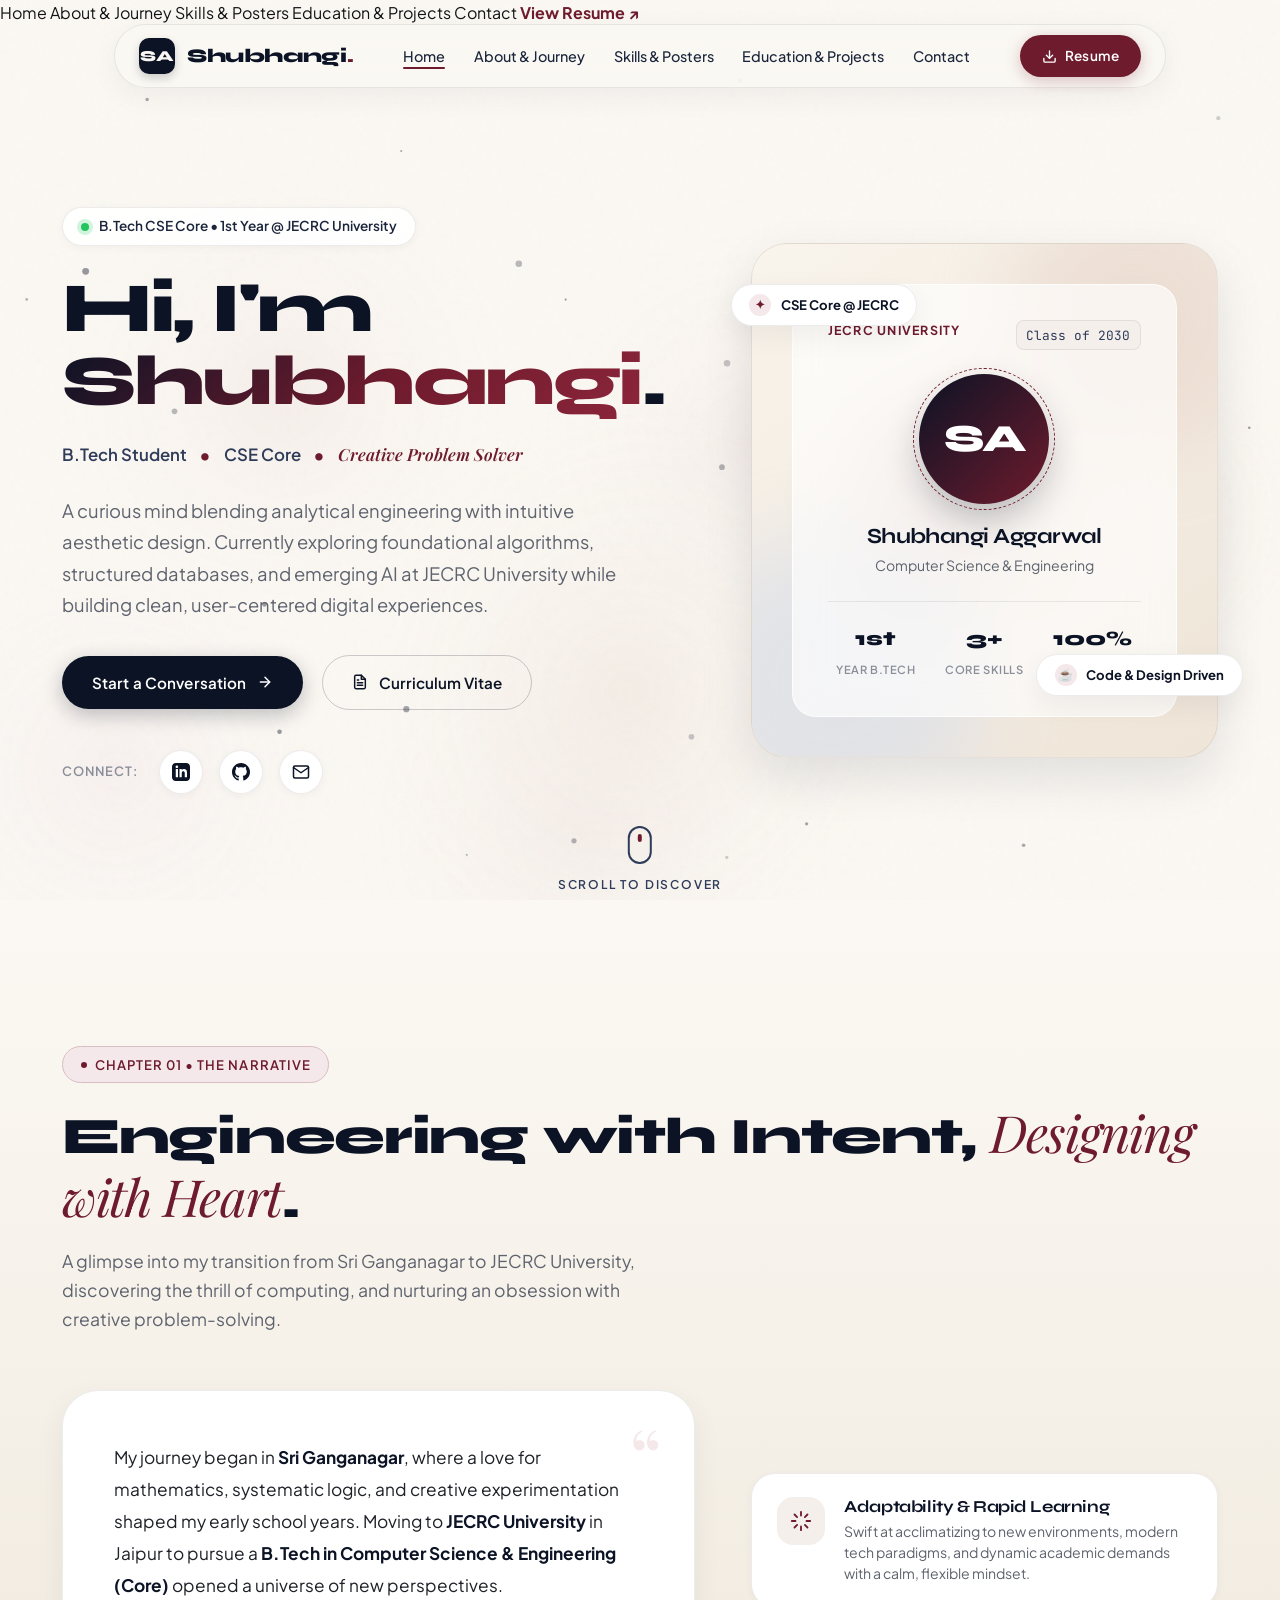
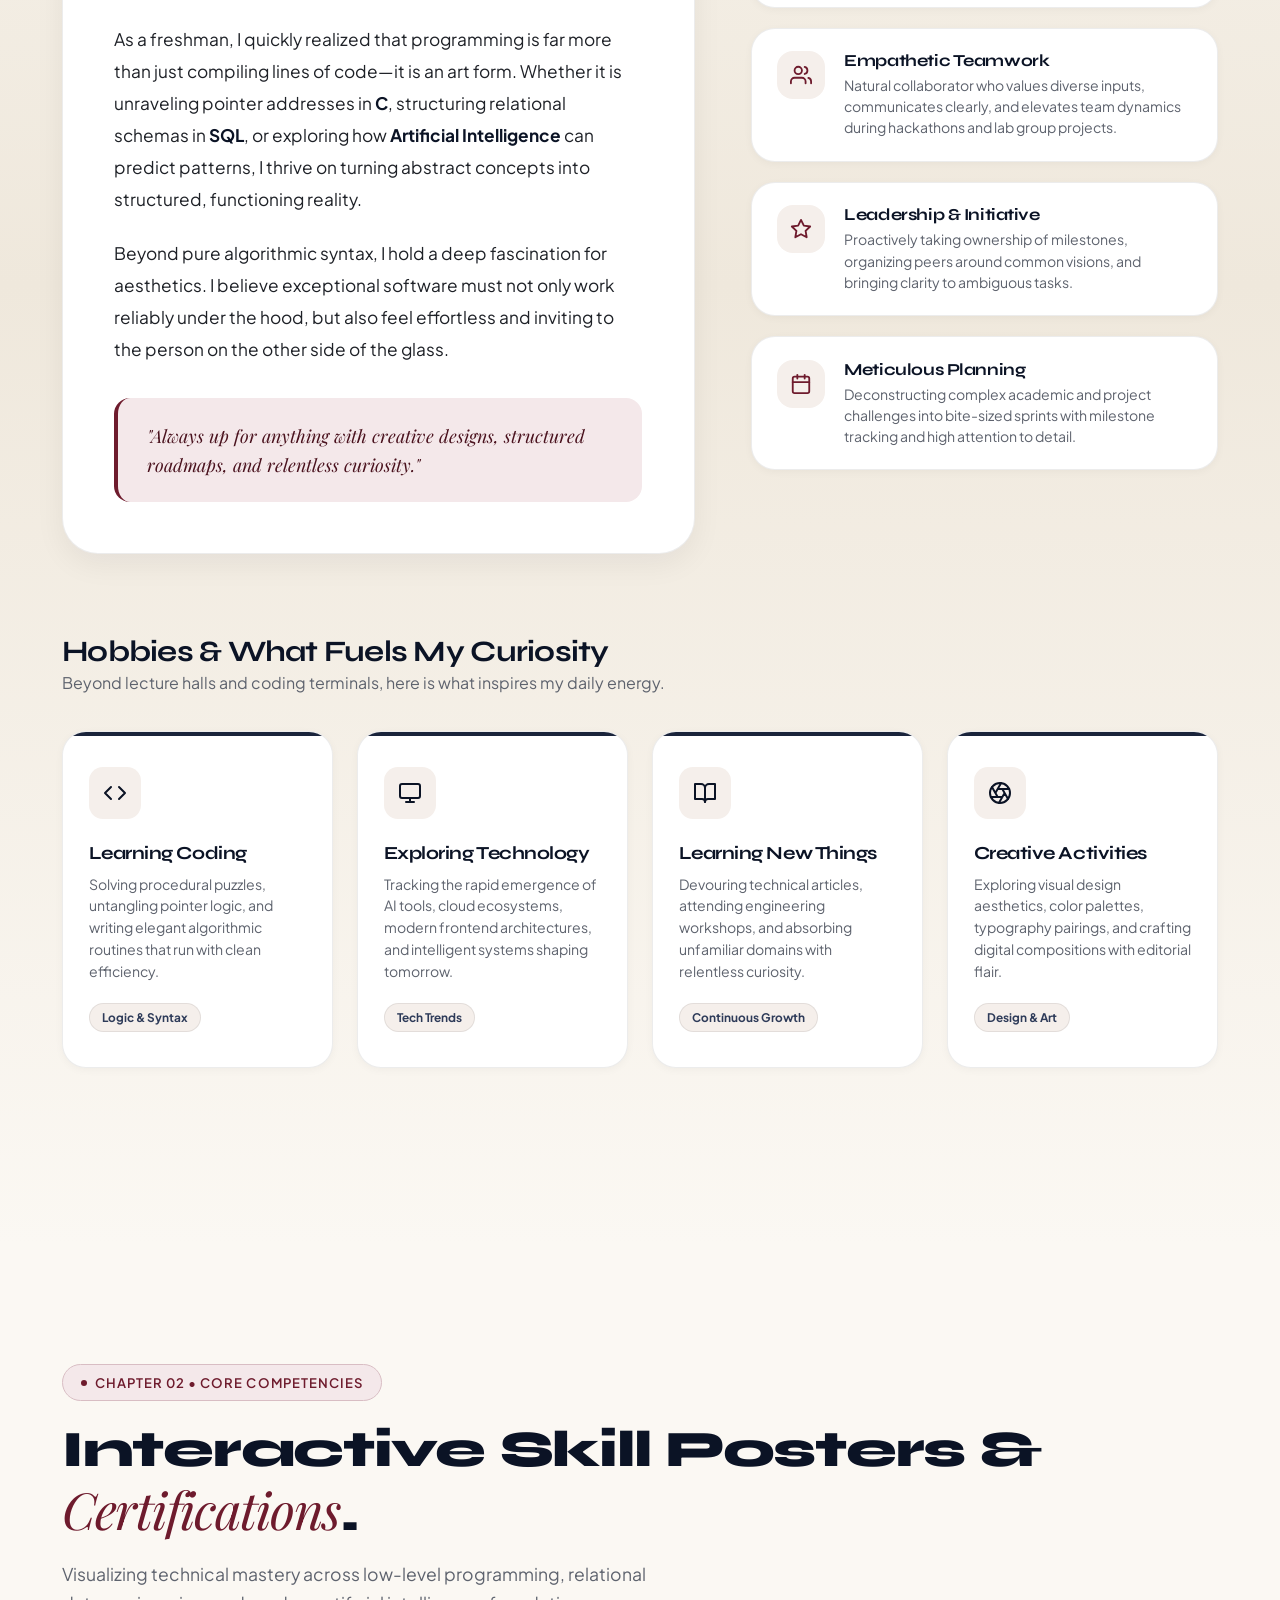
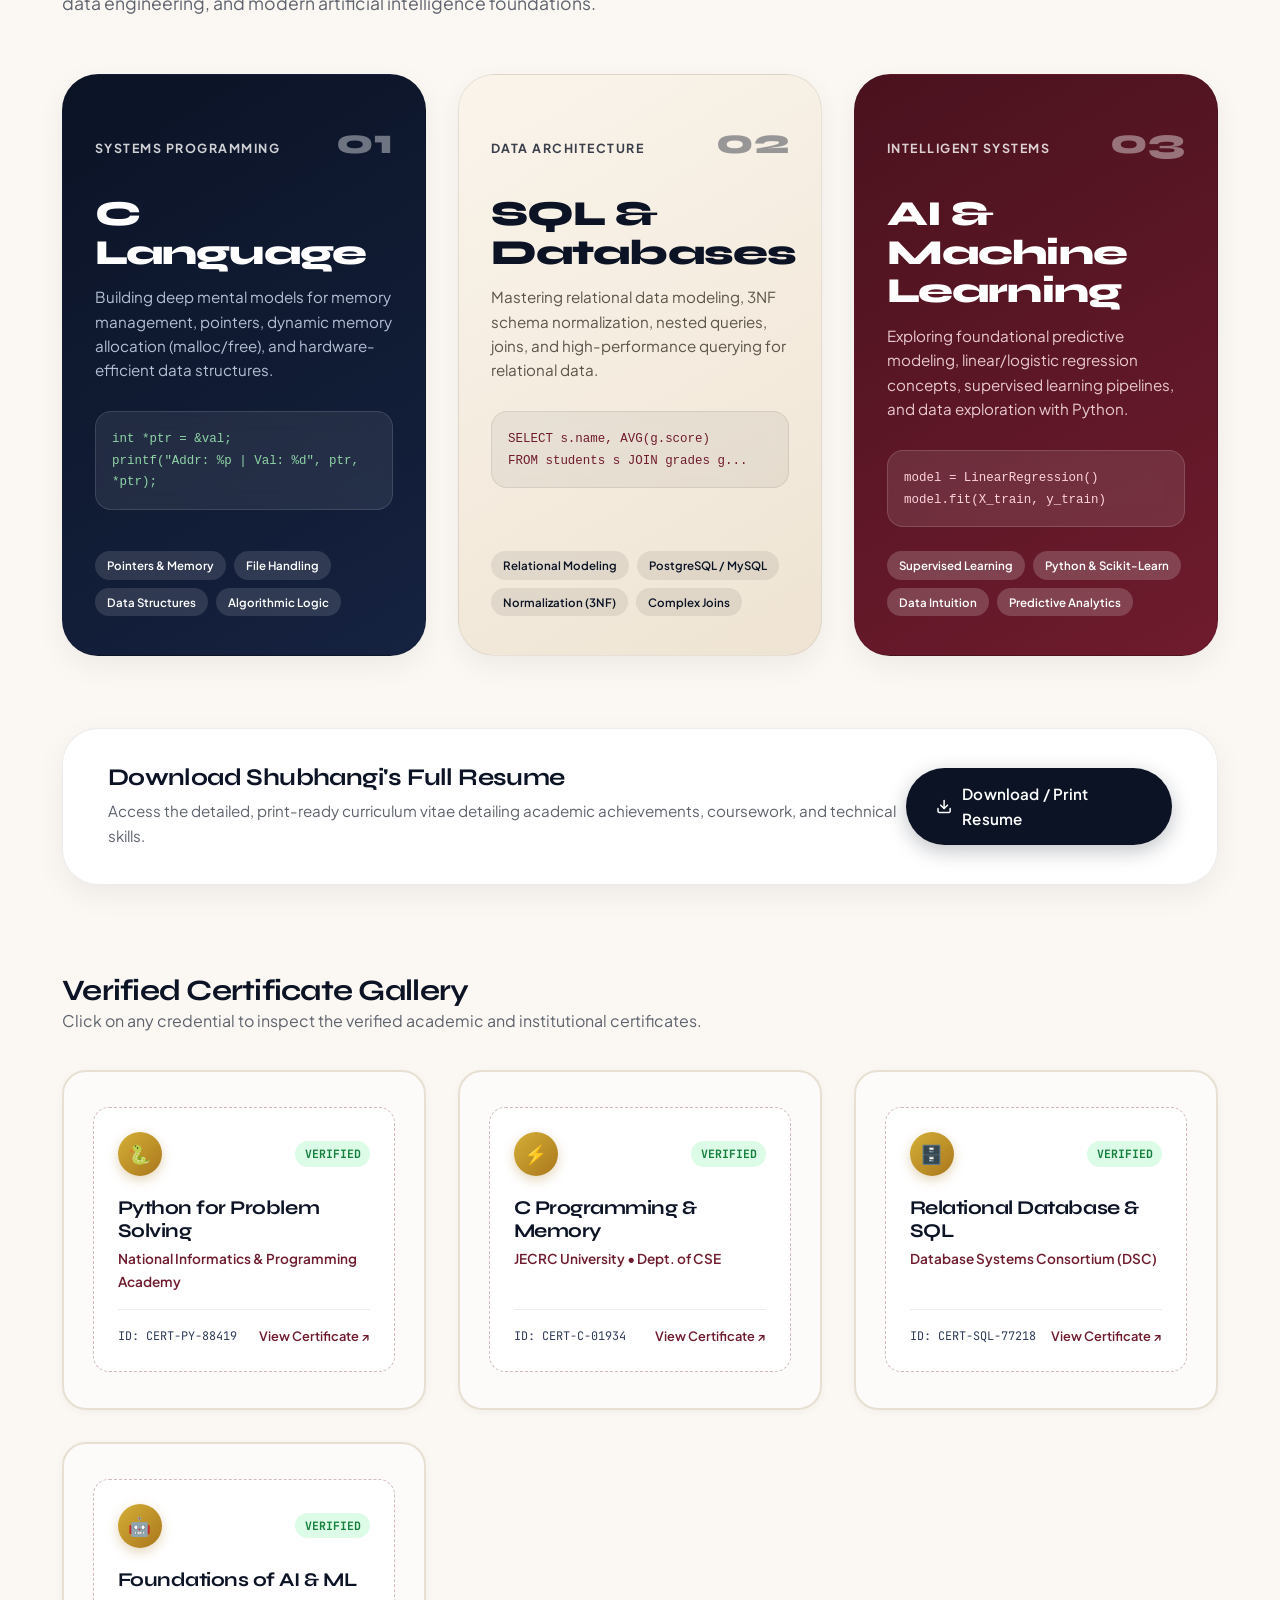
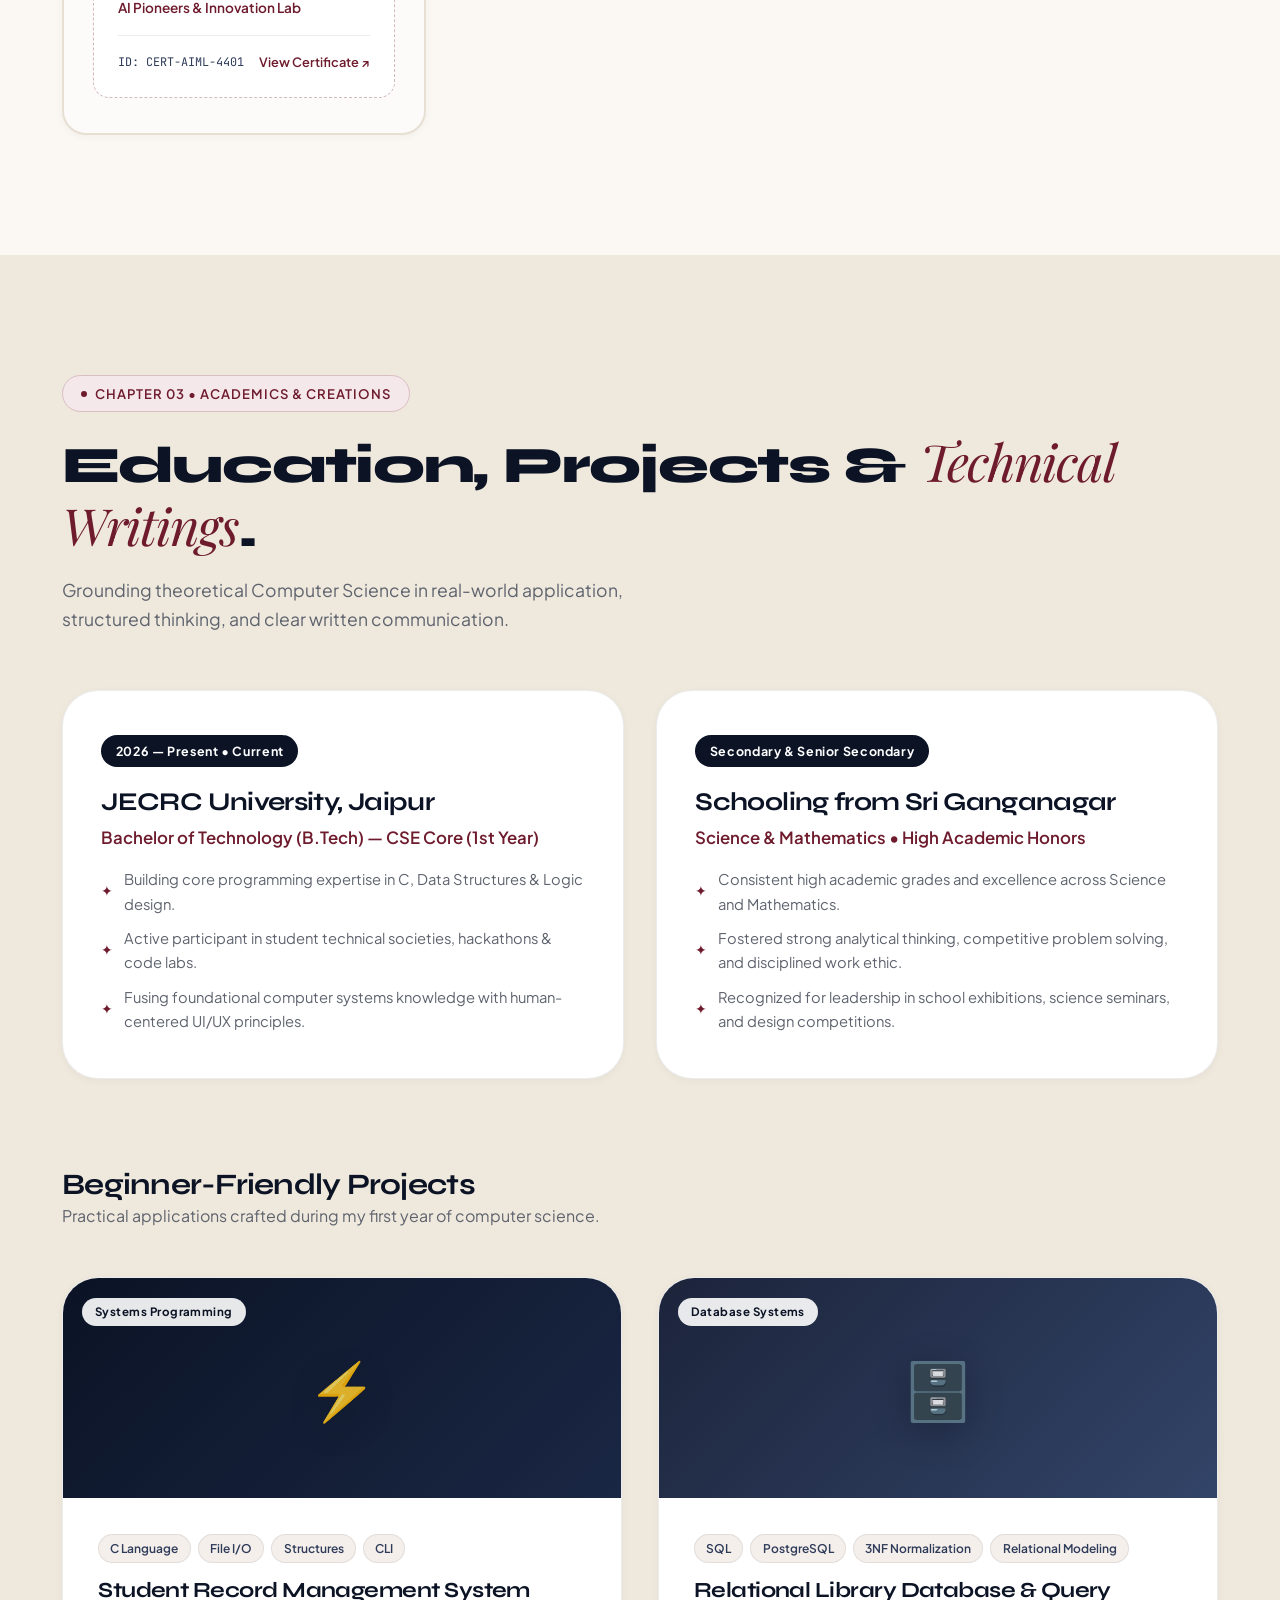
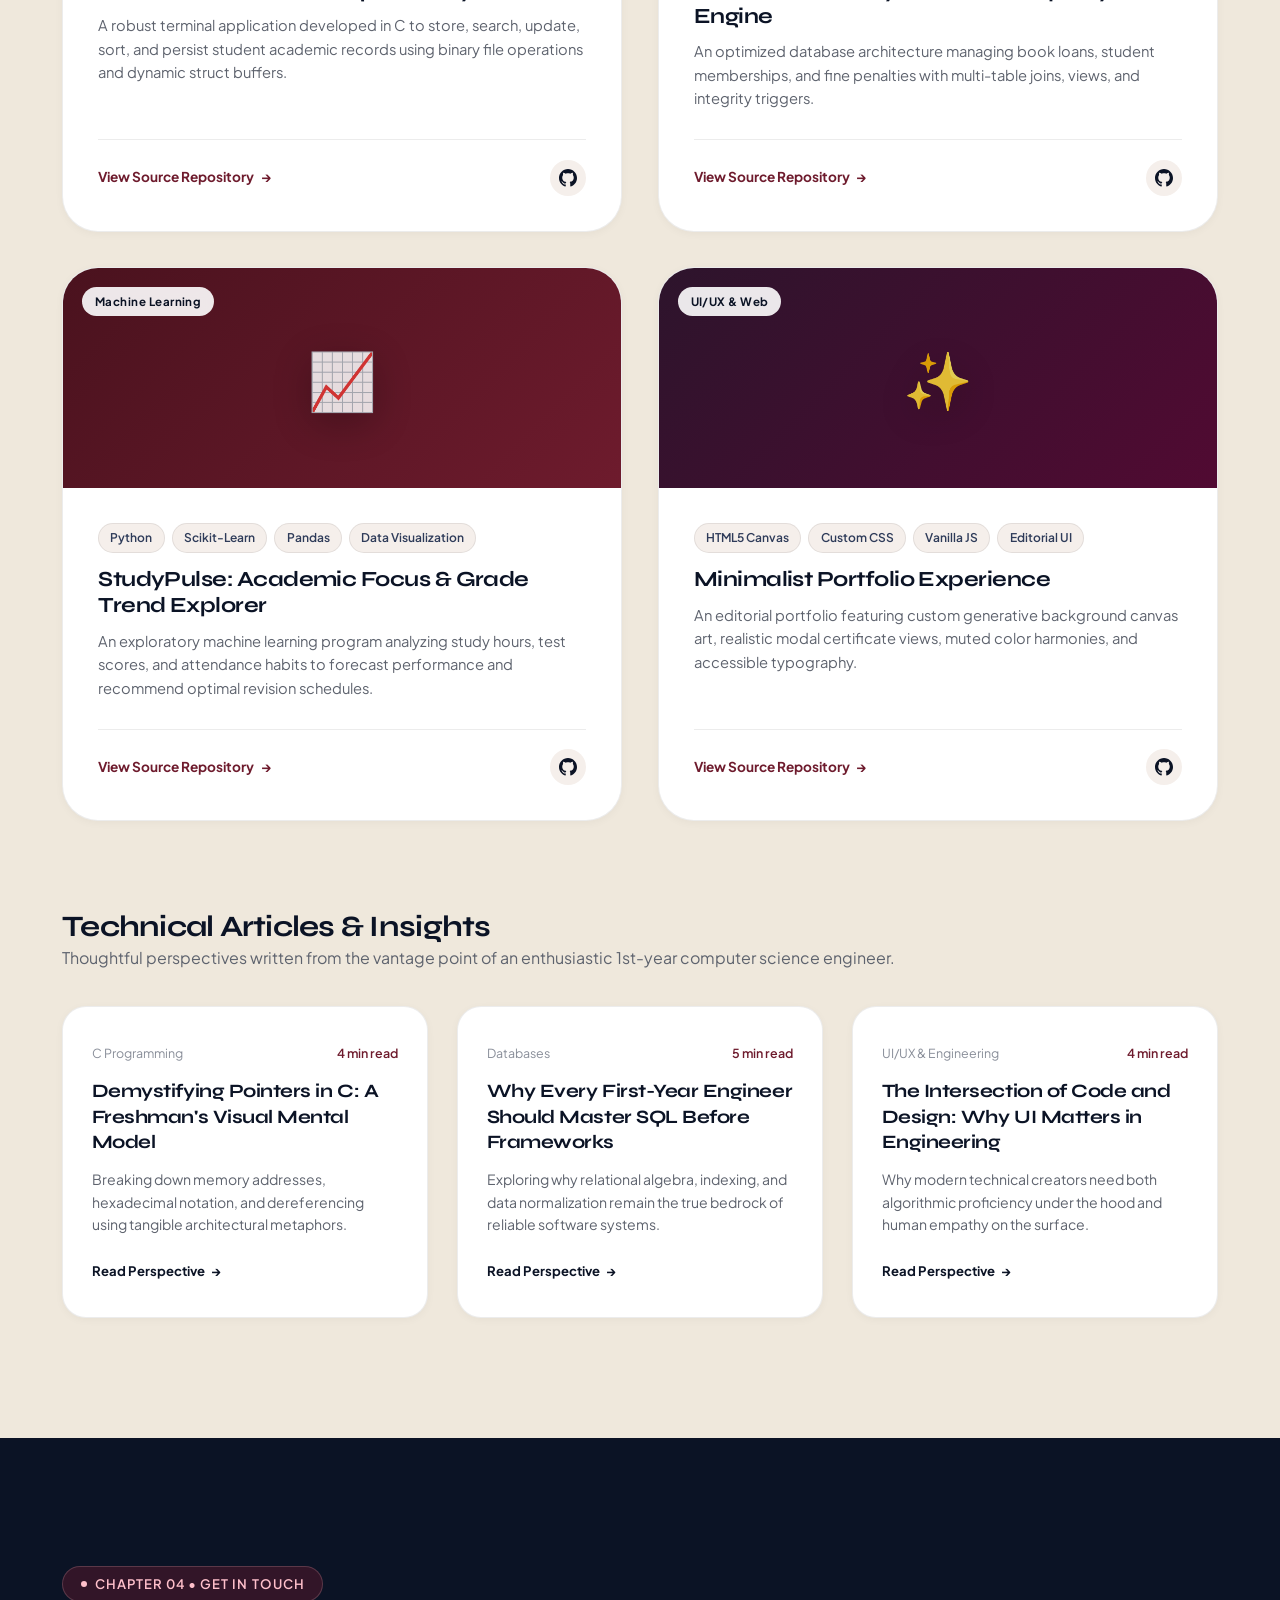
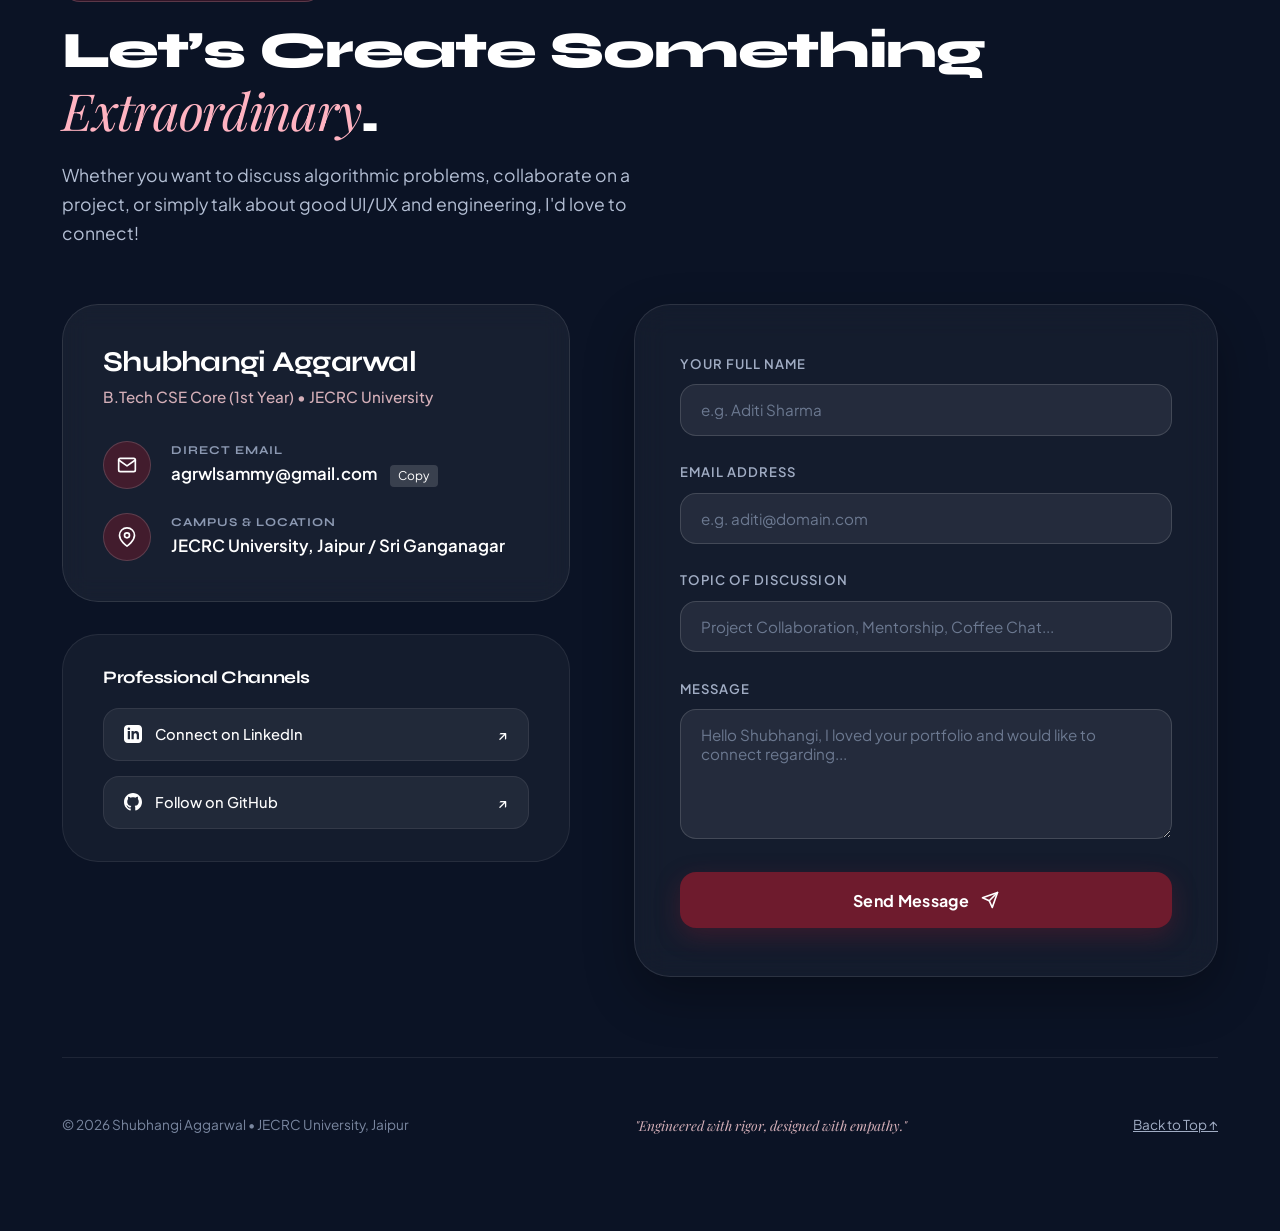
<file: index.html>
<!DOCTYPE html>
<html lang="en">
<head>
  <meta charset="UTF-8">
  <meta name="viewport" content="width=device-width, initial-scale=1.0">
  <title>Shubhangi Aggarwal — B.Tech CSE Core | Portfolio & Creative Engineer</title>
  <meta name="description" content="Personal portfolio of Shubhangi Aggarwal, 1st Year B.Tech CSE Core student at JECRC University. Exploring C, SQL, AI/ML, and Minimalist UI/UX Design.">
  
  <!-- Premium Google Fonts: Syne, Plus Jakarta Sans, Playfair Display -->
  <link rel="preconnect" href="https://fonts.googleapis.com">
  <link rel="preconnect" href="https://fonts.gstatic.com" crossorigin>
  <link href="https://fonts.googleapis.com/css2?family=Playfair+Display:ital,wght@0,600;0,700;1,400;1,600&family=Plus+Jakarta+Sans:ital,wght@0,300;0,400;0,500;0,600;0,700;1,400&family=Syne:wght@600;700;800&family=JetBrains+Mono:wght@400;500;600&display=swap" rel="stylesheet">
  
  <link rel="stylesheet" href="styles.css">
</head>
<body>

  <!-- Abstract Generative Background Canvas -->
  <canvas id="art-canvas"></canvas>
  <div class="ambient-grain"></div>

  <!-- ==========================================================================
       NAVIGATION BAR
       ========================================================================== -->
  <header class="site-header">
    <div class="nav-container">
      <nav class="nav-glass-bar">
        <a href="#home" class="brand-logo" aria-label="Shubhangi Aggarwal Home">
          <span class="logo-symbol">SA</span>
          <span>Shubhangi<span style="color: var(--burgundy-primary)">.</span></span>
        </a>

        <ul class="nav-links">
          <li><a href="#home" class="nav-link active">Home</a></li>
          <li><a href="#about" class="nav-link">About & Journey</a></li>
          <li><a href="#skills" class="nav-link">Skills & Posters</a></li>
          <li><a href="#education-projects" class="nav-link">Education & Projects</a></li>
          <li><a href="#contact" class="nav-link">Contact</a></li>
        </ul>

        <div class="nav-actions">
          <a href="resume.html" target="_blank" class="btn-pill-burgundy">
            <svg width="15" height="15" viewBox="0 0 24 24" fill="none" stroke="currentColor" stroke-width="2.2" stroke-linecap="round" stroke-linejoin="round"><path d="M21 15v4a2 2 0 0 1-2 2H5a2 2 0 0 1-2-2v-4"></path><polyline points="7 10 12 15 17 10"></polyline><line x1="12" y1="15" x2="12" y2="3"></line></svg>
            <span>Resume</span>
          </a>
          <button class="mobile-toggle" aria-label="Toggle navigation menu">
            <span></span>
            <span></span>
            <span></span>
          </button>
        </div>
      </nav>
    </div>
  </header>

  <!-- Mobile Drawer Menu -->
  <div class="mobile-menu-drawer">
    <a href="#home" class="mobile-link">Home</a>
    <a href="#about" class="mobile-link">About & Journey</a>
    <a href="#skills" class="mobile-link">Skills & Posters</a>
    <a href="#education-projects" class="mobile-link">Education & Projects</a>
    <a href="#contact" class="mobile-link">Contact</a>
    <a href="resume.html" target="_blank" class="mobile-link" style="color: var(--burgundy-primary); font-weight: 700;">View Resume ↗</a>
  </div>

  <main>
    <!-- ==========================================================================
         PAGE 1: HOMEPAGE (Hero Section)
         ========================================================================== -->
    <section id="home" class="hero-section">
      <div class="container">
        <div class="hero-grid">
          
          <!-- Left Hero Intro -->
          <div class="hero-content">
            <div class="hero-pill-badge">
              <span class="pulse-orb"></span>
              <span>B.Tech CSE Core • 1st Year @ JECRC University</span>
            </div>

            <h1 class="hero-heading">
              Hi, I'm <span class="name-gradient">Shubhangi</span>.
            </h1>

            <div class="hero-taglines">
              <span class="tagline-item">B.Tech Student</span>
              <span class="tagline-item">CSE Core</span>
              <span class="tagline-item tagline-highlight">Creative Problem Solver</span>
            </div>

            <p class="hero-bio">
              A curious mind blending analytical engineering with intuitive aesthetic design. 
              Currently exploring foundational algorithms, structured databases, and emerging AI at JECRC University while building clean, user-centered digital experiences.
            </p>

            <div class="hero-cta-group">
              <a href="#contact" class="btn-primary-navy">
                <span>Start a Conversation</span>
                <svg width="16" height="16" viewBox="0 0 24 24" fill="none" stroke="currentColor" stroke-width="2.2" stroke-linecap="round" stroke-linejoin="round"><line x1="5" y1="12" x2="19" y2="12"></line><polyline points="12 5 19 12 12 19"></polyline></svg>
              </a>
              <a href="resume.html" target="_blank" class="btn-secondary-outline">
                <svg width="16" height="16" viewBox="0 0 24 24" fill="none" stroke="currentColor" stroke-width="2.2" stroke-linecap="round" stroke-linejoin="round"><path d="M14 2H6a2 2 0 0 0-2 2v16a2 2 0 0 0 2 2h12a2 2 0 0 0 2-2V8z"></path><polyline points="14 2 14 8 20 8"></polyline><line x1="16" y1="13" x2="8" y2="13"></line><line x1="16" y1="17" x2="8" y2="17"></line><polyline points="10 9 9 9 8 9"></polyline></svg>
                <span>Curriculum Vitae</span>
              </a>
            </div>

            <!-- Social Quick Links -->
            <div class="hero-socials">
              <span class="social-label">Connect:</span>
              
              <!-- LinkedIn Link -->
              <a href="https://www.linkedin.com/in/shubhangi-aggarwal-134b50418?utm_source=share_via&utm_content=profile&utm_medium=member_android" 
                 target="_blank" 
                 rel="noopener noreferrer" 
                 class="social-icon-btn" 
                 aria-label="LinkedIn Profile">
                <svg width="18" height="18" viewBox="0 0 24 24" fill="currentColor"><path d="M19 0h-14c-2.761 0-5 2.239-5 5v14c0 2.761 2.239 5 5 5h14c2.762 0 5-2.239 5-5v-14c0-2.761-2.238-5-5-5zm-11 19h-3v-11h3v11zm-1.5-12.268c-.966 0-1.75-.79-1.75-1.764s.784-1.764 1.75-1.764 1.75.79 1.75 1.764-.783 1.764-1.75 1.764zm13.5 12.268h-3v-5.604c0-3.368-4-3.113-4 0v5.604h-3v-11h3v1.765c1.396-2.586 7-2.777 7 2.476v6.759z"/></svg>
                <span class="tooltip-tag">LinkedIn</span>
              </a>

              <!-- GitHub Link -->
              <a href="https://github.com/shubhangiaggarwal-ui" 
                 target="_blank" 
                 rel="noopener noreferrer" 
                 class="social-icon-btn" 
                 aria-label="GitHub Profile">
                <svg width="18" height="18" viewBox="0 0 24 24" fill="currentColor"><path d="M12 0c-6.626 0-12 5.373-12 12 0 5.302 3.438 9.8 8.207 11.387.599.111.793-.261.793-.577v-2.234c-3.338.726-4.033-1.416-4.033-1.416-.546-1.387-1.333-1.756-1.333-1.756-1.089-.745.083-.729.083-.729 1.205.084 1.839 1.237 1.839 1.237 1.07 1.834 2.807 1.304 3.492.997.107-.775.418-1.305.762-1.604-2.665-.305-5.467-1.334-5.467-5.931 0-1.311.469-2.381 1.236-3.221-.124-.303-.535-1.524.117-3.176 0 0 1.008-.322 3.301 1.23.957-.266 1.983-.399 3.003-.404 1.02.005 2.047.138 3.006.404 2.291-1.552 3.297-1.23 3.297-1.23.653 1.653.242 2.874.118 3.176.77.84 1.235 1.911 1.235 3.221 0 4.609-2.807 5.624-5.479 5.921.43.372.823 1.102.823 2.222v3.293c0 .319.192.694.801.576 4.765-1.589 8.199-6.086 8.199-11.386 0-6.627-5.373-12-12-12z"/></svg>
                <span class="tooltip-tag">GitHub</span>
              </a>

              <!-- Email Link -->
              <a href="mailto:agrwlsammy@gmail.com" 
                 class="social-icon-btn" 
                 aria-label="Direct Email">
                <svg width="18" height="18" viewBox="0 0 24 24" fill="none" stroke="currentColor" stroke-width="2" stroke-linecap="round" stroke-linejoin="round"><path d="M4 4h16c1.1 0 2 .9 2 2v12c0 1.1-.9 2-2 2H4c-1.1 0-2-.9-2-2V6c0-1.1.9-2 2-2z"></path><polyline points="22,6 12,13 2,6"></polyline></svg>
                <span class="tooltip-tag">Email</span>
              </a>
            </div>
          </div>

          <!-- Right Hero Modern Abstract Card -->
          <div class="hero-visual-card">
            <!-- Floating interactive chips -->
            <div class="floating-chip chip-1">
              <span class="chip-icon">✦</span>
              <span>CSE Core @ JECRC</span>
            </div>
            <div class="floating-chip chip-2">
              <span class="chip-icon">☕</span>
              <span>Code & Design Driven</span>
            </div>

            <!-- Abstract Canvas Artwork Frame -->
            <div class="abstract-art-frame">
              <div class="art-shape art-shape-1"></div>
              <div class="art-shape art-shape-2"></div>
              <div class="art-shape art-shape-3"></div>

              <div class="hero-card-inner">
                <div class="card-top-meta">
                  <span class="meta-institute">JECRC University</span>
                  <span class="meta-year">Class of 2030</span>
                </div>

                <div class="card-center-art">
                  <div class="sculpture-circle">
                    <span class="sculpture-initials">SA</span>
                  </div>
                  <h3>Shubhangi Aggarwal</h3>
                  <p>Computer Science & Engineering</p>
                </div>

                <div class="card-bottom-stats">
                  <div class="mini-stat">
                    <span class="stat-num">1st</span>
                    <span class="stat-text">Year B.Tech</span>
                  </div>
                  <div class="mini-stat">
                    <span class="stat-num">3+</span>
                    <span class="stat-text">Core Skills</span>
                  </div>
                  <div class="mini-stat">
                    <span class="stat-num">100%</span>
                    <span class="stat-text">Curiosity</span>
                  </div>
                </div>
              </div>
            </div>
          </div>

        </div>
      </div>

      <!-- Animated Scroll to Discover -->
      <a href="#about" class="scroll-discover-wrapper" aria-label="Scroll down to discover story">
        <div class="scroll-mouse">
          <div class="scroll-wheel"></div>
        </div>
        <span class="scroll-text">Scroll to Discover</span>
      </a>
    </section>

    <!-- ==========================================================================
         PAGE 2: ABOUT PAGE & JOURNEY
         ========================================================================== -->
    <section id="about" class="about-section section-padding">
      <div class="container">
        
        <div class="section-badge">
          <span class="dot"></span>
          <span>Chapter 01 • The Narrative</span>
        </div>
        
        <h2 class="section-title">
          Engineering with Intent, <span class="serif-accent">Designing with Heart</span>.
        </h2>
        <p class="section-description">
          A glimpse into my transition from Sri Ganganagar to JECRC University, discovering the thrill of computing, and nurturing an obsession with creative problem-solving.
        </p>

        <!-- Story Narrative & Qualities Grid -->
        <div class="story-grid">
          
          <!-- Story Narrative Card -->
          <div class="story-narrative-card">
            <span class="quote-decor">“</span>
            <p class="story-p">
              My journey began in <strong>Sri Ganganagar</strong>, where a love for mathematics, systematic logic, and creative experimentation shaped my early school years. Moving to <strong>JECRC University</strong> in Jaipur to pursue a <strong>B.Tech in Computer Science & Engineering (Core)</strong> opened a universe of new perspectives.
            </p>
            <p class="story-p">
              As a freshman, I quickly realized that programming is far more than just compiling lines of code—it is an art form. Whether it is unraveling pointer addresses in <strong>C</strong>, structuring relational schemas in <strong>SQL</strong>, or exploring how <strong>Artificial Intelligence</strong> can predict patterns, I thrive on turning abstract concepts into structured, functioning reality.
            </p>
            <p class="story-p">
              Beyond pure algorithmic syntax, I hold a deep fascination for aesthetics. I believe exceptional software must not only work reliably under the hood, but also feel effortless and inviting to the person on the other side of the glass.
            </p>

            <div class="story-highlight-box">
              "Always up for anything with creative designs, structured roadmaps, and relentless curiosity."
            </div>
          </div>

          <!-- Traits & Qualities -->
          <div class="qualities-grid">
            
            <div class="quality-card">
              <div class="quality-icon-wrap">
                <svg width="22" height="22" viewBox="0 0 24 24" fill="none" stroke="currentColor" stroke-width="2" stroke-linecap="round" stroke-linejoin="round"><path d="M12 2v4M12 18v4M4.93 4.93l2.83 2.83M16.24 16.24l2.83 2.83M2 12h4M18 12h4M4.93 19.07l2.83-2.83M16.24 7.76l2.83-2.83"></path></svg>
              </div>
              <div class="quality-info">
                <h4>Adaptability & Rapid Learning</h4>
                <p>Swift at acclimatizing to new environments, modern tech paradigms, and dynamic academic demands with a calm, flexible mindset.</p>
              </div>
            </div>

            <div class="quality-card">
              <div class="quality-icon-wrap">
                <svg width="22" height="22" viewBox="0 0 24 24" fill="none" stroke="currentColor" stroke-width="2" stroke-linecap="round" stroke-linejoin="round"><path d="M17 21v-2a4 4 0 0 0-4-4H5a4 4 0 0 0-4 4v2"></path><circle cx="9" cy="7" r="4"></circle><path d="M23 21v-2a4 4 0 0 0-3-3.87"></path><path d="M16 3.13a4 4 0 0 1 0 7.75"></path></svg>
              </div>
              <div class="quality-info">
                <h4>Empathetic Teamwork</h4>
                <p>Natural collaborator who values diverse inputs, communicates clearly, and elevates team dynamics during hackathons and lab group projects.</p>
              </div>
            </div>

            <div class="quality-card">
              <div class="quality-icon-wrap">
                <svg width="22" height="22" viewBox="0 0 24 24" fill="none" stroke="currentColor" stroke-width="2" stroke-linecap="round" stroke-linejoin="round"><polygon points="12 2 15.09 8.26 22 9.27 17 14.14 18.18 21.02 12 17.77 5.82 21.02 7 14.14 2 9.27 8.91 8.26 12 2"></polygon></svg>
              </div>
              <div class="quality-info">
                <h4>Leadership & Initiative</h4>
                <p>Proactively taking ownership of milestones, organizing peers around common visions, and bringing clarity to ambiguous tasks.</p>
              </div>
            </div>

            <div class="quality-card">
              <div class="quality-icon-wrap">
                <svg width="22" height="22" viewBox="0 0 24 24" fill="none" stroke="currentColor" stroke-width="2" stroke-linecap="round" stroke-linejoin="round"><rect x="3" y="4" width="18" height="18" rx="2" ry="2"></rect><line x1="16" y1="2" x2="16" y2="6"></line><line x1="8" y1="2" x2="8" y2="6"></line><line x1="3" y1="10" x2="21" y2="10"></line></svg>
              </div>
              <div class="quality-info">
                <h4>Meticulous Planning</h4>
                <p>Deconstructing complex academic and project challenges into bite-sized sprints with milestone tracking and high attention to detail.</p>
              </div>
            </div>

          </div>

        </div>

        <!-- Hobbies & Interests Section -->
        <div class="subheading-row">
          <h3>Hobbies & What Fuels My Curiosity</h3>
          <p>Beyond lecture halls and coding terminals, here is what inspires my daily energy.</p>
        </div>

        <div class="hobbies-grid">
          
          <!-- Card 1 -->
          <div class="hobby-card">
            <div class="hobby-badge-icon">
              <svg width="24" height="24" viewBox="0 0 24 24" fill="none" stroke="currentColor" stroke-width="2" stroke-linecap="round" stroke-linejoin="round"><polyline points="16 18 22 12 16 6"></polyline><polyline points="8 6 2 12 8 18"></polyline></svg>
            </div>
            <h4>Learning Coding</h4>
            <p>Solving procedural puzzles, untangling pointer logic, and writing elegant algorithmic routines that run with clean efficiency.</p>
            <span class="hobby-tag">Logic & Syntax</span>
          </div>

          <!-- Card 2 -->
          <div class="hobby-card">
            <div class="hobby-badge-icon">
              <svg width="24" height="24" viewBox="0 0 24 24" fill="none" stroke="currentColor" stroke-width="2" stroke-linecap="round" stroke-linejoin="round"><rect x="2" y="3" width="20" height="14" rx="2" ry="2"></rect><line x1="8" y1="21" x2="16" y2="21"></line><line x1="12" y1="17" x2="12" y2="21"></line></svg>
            </div>
            <h4>Exploring Technology</h4>
            <p>Tracking the rapid emergence of AI tools, cloud ecosystems, modern frontend architectures, and intelligent systems shaping tomorrow.</p>
            <span class="hobby-tag">Tech Trends</span>
          </div>

          <!-- Card 3 -->
          <div class="hobby-card">
            <div class="hobby-badge-icon">
              <svg width="24" height="24" viewBox="0 0 24 24" fill="none" stroke="currentColor" stroke-width="2" stroke-linecap="round" stroke-linejoin="round"><path d="M2 3h6a4 4 0 0 1 4 4v14a3 3 0 0 0-3-3H2z"></path><path d="M22 3h-6a4 4 0 0 0-4 4v14a3 3 0 0 1 3-3h7z"></path></svg>
            </div>
            <h4>Learning New Things</h4>
            <p>Devouring technical articles, attending engineering workshops, and absorbing unfamiliar domains with relentless curiosity.</p>
            <span class="hobby-tag">Continuous Growth</span>
          </div>

          <!-- Card 4 -->
          <div class="hobby-card">
            <div class="hobby-badge-icon">
              <svg width="24" height="24" viewBox="0 0 24 24" fill="none" stroke="currentColor" stroke-width="2" stroke-linecap="round" stroke-linejoin="round"><circle cx="12" cy="12" r="10"></circle><path d="M14.31 8l5.74 9.94M9.69 8h11.48M7.38 12l5.74-9.94M9.69 16L3.95 6.06M14.31 16H2.83M16.62 12l-5.74 9.94"></path></svg>
            </div>
            <h4>Creative Activities</h4>
            <p>Exploring visual design aesthetics, color palettes, typography pairings, and crafting digital compositions with editorial flair.</p>
            <span class="hobby-tag">Design & Art</span>
          </div>

        </div>

      </div>
    </section>

    <!-- ==========================================================================
         PAGE 3: SKILLS, POSTERS & CERTIFICATE GALLERY
         ========================================================================== */
    -->
    <section id="skills" class="skills-section section-padding">
      <div class="container">
        
        <div class="section-badge">
          <span class="dot"></span>
          <span>Chapter 02 • Core Competencies</span>
        </div>

        <h2 class="section-title">
          Interactive Skill Posters & <span class="serif-accent">Certifications</span>.
        </h2>
        <p class="section-description">
          Visualizing technical mastery across low-level programming, relational data engineering, and modern artificial intelligence foundations.
        </p>

        <!-- Stylish Interactive Posters for C, SQL, AI & ML -->
        <div class="posters-grid">
          
          <!-- Poster 1: C -->
          <div class="skill-poster poster-c">
            <div>
              <div class="poster-header">
                <span class="poster-category">Systems Programming</span>
                <span class="poster-num">01</span>
              </div>
              <div class="poster-body">
                <h3>C Language</h3>
                <p class="poster-desc">
                  Building deep mental models for memory management, pointers, dynamic memory allocation (malloc/free), and hardware-efficient data structures.
                </p>
                <div class="poster-code-mock">
                  <code>int *ptr = &val;<br>printf("Addr: %p | Val: %d", ptr, *ptr);</code>
                </div>
              </div>
            </div>
            <div class="poster-tags-wrap">
              <span class="poster-tag">Pointers & Memory</span>
              <span class="poster-tag">File Handling</span>
              <span class="poster-tag">Data Structures</span>
              <span class="poster-tag">Algorithmic Logic</span>
            </div>
          </div>

          <!-- Poster 2: SQL -->
          <div class="skill-poster poster-sql">
            <div>
              <div class="poster-header">
                <span class="poster-category">Data Architecture</span>
                <span class="poster-num">02</span>
              </div>
              <div class="poster-body">
                <h3>SQL & Databases</h3>
                <p class="poster-desc">
                  Mastering relational data modeling, 3NF schema normalization, nested queries, joins, and high-performance querying for relational data.
                </p>
                <div class="poster-code-mock">
                  <code>SELECT s.name, AVG(g.score)<br>FROM students s JOIN grades g...</code>
                </div>
              </div>
            </div>
            <div class="poster-tags-wrap">
              <span class="poster-tag">Relational Modeling</span>
              <span class="poster-tag">PostgreSQL / MySQL</span>
              <span class="poster-tag">Normalization (3NF)</span>
              <span class="poster-tag">Complex Joins</span>
            </div>
          </div>

          <!-- Poster 3: AI & Machine Learning -->
          <div class="skill-poster poster-ai">
            <div>
              <div class="poster-header">
                <span class="poster-category">Intelligent Systems</span>
                <span class="poster-num">03</span>
              </div>
              <div class="poster-body">
                <h3>AI & Machine Learning</h3>
                <p class="poster-desc">
                  Exploring foundational predictive modeling, linear/logistic regression concepts, supervised learning pipelines, and data exploration with Python.
                </p>
                <div class="poster-code-mock">
                  <code>model = LinearRegression()<br>model.fit(X_train, y_train)</code>
                </div>
              </div>
            </div>
            <div class="poster-tags-wrap">
              <span class="poster-tag">Supervised Learning</span>
              <span class="poster-tag">Python & Scikit-Learn</span>
              <span class="poster-tag">Data Intuition</span>
              <span class="poster-tag">Predictive Analytics</span>
            </div>
          </div>

        </div>

        <!-- Download Resume Action Bar -->
        <div class="resume-action-bar">
          <div class="resume-text-side">
            <h3>Download Shubhangi's Full Resume</h3>
            <p>Access the detailed, print-ready curriculum vitae detailing academic achievements, coursework, and technical skills.</p>
          </div>
          <div class="resume-btn-group">
            <a href="resume.html" target="_blank" class="btn-primary-navy">
              <svg width="17" height="17" viewBox="0 0 24 24" fill="none" stroke="currentColor" stroke-width="2.2" stroke-linecap="round" stroke-linejoin="round"><path d="M21 15v4a2 2 0 0 1-2 2H5a2 2 0 0 1-2-2v-4"></path><polyline points="7 10 12 15 17 10"></polyline><line x1="12" y1="15" x2="12" y2="3"></line></svg>
              <span>Download / Print Resume</span>
            </a>
          </div>
        </div>

        <!-- Certificate Gallery -->
        <div class="certificate-gallery-wrapper">
          <div class="subheading-row">
            <h3>Verified Certificate Gallery</h3>
            <p>Click on any credential to inspect the verified academic and institutional certificates.</p>
          </div>

          <div class="cert-grid">
            
            <!-- Cert 1: Python -->
            <div class="cert-card" data-cert="python">
              <div class="cert-inner-border">
                <div class="cert-top-seal">
                  <div class="cert-seal-badge">🐍</div>
                  <span class="cert-status">Verified</span>
                </div>
                <h4 class="cert-subject">Python for Problem Solving</h4>
                <div class="cert-authority">National Informatics & Programming Academy</div>
                <div class="cert-meta-info">
                  <span class="cert-id-tag">ID: CERT-PY-88419</span>
                  <span class="cert-view-hint">View Certificate ↗</span>
                </div>
              </div>
            </div>

            <!-- Cert 2: C Programming -->
            <div class="cert-card" data-cert="c">
              <div class="cert-inner-border">
                <div class="cert-top-seal">
                  <div class="cert-seal-badge">⚡</div>
                  <span class="cert-status">Verified</span>
                </div>
                <h4 class="cert-subject">C Programming & Memory</h4>
                <div class="cert-authority">JECRC University • Dept. of CSE</div>
                <div class="cert-meta-info">
                  <span class="cert-id-tag">ID: CERT-C-01934</span>
                  <span class="cert-view-hint">View Certificate ↗</span>
                </div>
              </div>
            </div>

            <!-- Cert 3: SQL -->
            <div class="cert-card" data-cert="sql">
              <div class="cert-inner-border">
                <div class="cert-top-seal">
                  <div class="cert-seal-badge">🗄️</div>
                  <span class="cert-status">Verified</span>
                </div>
                <h4 class="cert-subject">Relational Database & SQL</h4>
                <div class="cert-authority">Database Systems Consortium (DSC)</div>
                <div class="cert-meta-info">
                  <span class="cert-id-tag">ID: CERT-SQL-77218</span>
                  <span class="cert-view-hint">View Certificate ↗</span>
                </div>
              </div>
            </div>

            <!-- Cert 4: AI & ML -->
            <div class="cert-card" data-cert="ai">
              <div class="cert-inner-border">
                <div class="cert-top-seal">
                  <div class="cert-seal-badge">🤖</div>
                  <span class="cert-status">Verified</span>
                </div>
                <h4 class="cert-subject">Foundations of AI & ML</h4>
                <div class="cert-authority">AI Pioneers & Innovation Lab</div>
                <div class="cert-meta-info">
                  <span class="cert-id-tag">ID: CERT-AIML-4401</span>
                  <span class="cert-view-hint">View Certificate ↗</span>
                </div>
              </div>
            </div>

          </div>
        </div>

      </div>
    </section>

    <!-- ==========================================================================
         PAGE 4: CONTENT, EDUCATION & PROJECTS
         ========================================================================== -->
    <section id="education-projects" class="education-section section-padding">
      <div class="container">
        
        <div class="section-badge">
          <span class="dot"></span>
          <span>Chapter 03 • Academics & Creations</span>
        </div>

        <h2 class="section-title">
          Education, Projects & <span class="serif-accent">Technical Writings</span>.
        </h2>
        <p class="section-description">
          Grounding theoretical Computer Science in real-world application, structured thinking, and clear written communication.
        </p>

        <!-- Education Grid -->
        <div class="edu-grid">
          
          <!-- Education Card 1: JECRC -->
          <div class="edu-card">
            <span class="edu-year-badge">2026 — Present • Current</span>
            <h3 class="edu-institution">JECRC University, Jaipur</h3>
            <p class="edu-degree">Bachelor of Technology (B.Tech) — CSE Core (1st Year)</p>
            <ul class="edu-highlights">
              <li>Building core programming expertise in C, Data Structures & Logic design.</li>
              <li>Active participant in student technical societies, hackathons & code labs.</li>
              <li>Fusing foundational computer systems knowledge with human-centered UI/UX principles.</li>
            </ul>
          </div>

          <!-- Education Card 2: Schooling -->
          <div class="edu-card">
            <span class="edu-year-badge">Secondary & Senior Secondary</span>
            <h3 class="edu-institution">Schooling from Sri Ganganagar</h3>
            <p class="edu-degree">Science & Mathematics • High Academic Honors</p>
            <ul class="edu-highlights">
              <li>Consistent high academic grades and excellence across Science and Mathematics.</li>
              <li>Fostered strong analytical thinking, competitive problem solving, and disciplined work ethic.</li>
              <li>Recognized for leadership in school exhibitions, science seminars, and design competitions.</li>
            </ul>
          </div>

        </div>

        <!-- Beginner-Friendly Projects Section -->
        <div class="projects-header-row">
          <div>
            <h3 style="font-size: 1.85rem; color: var(--navy-deep);">Beginner-Friendly Projects</h3>
            <p style="color: var(--text-muted);">Practical applications crafted during my first year of computer science.</p>
          </div>
        </div>

        <div class="projects-grid">
          
          <!-- Project 1: C -->
          <div class="project-card">
            <div class="project-thumbnail project-banner-c">
              <span class="project-badge-float">Systems Programming</span>
              <div class="project-icon-art">⚡</div>
            </div>
            <div class="project-body">
              <div class="project-tech-tags">
                <span class="tech-tag">C Language</span>
                <span class="tech-tag">File I/O</span>
                <span class="tech-tag">Structures</span>
                <span class="tech-tag">CLI</span>
              </div>
              <h4 class="project-title">Student Record Management System</h4>
              <p class="project-desc">
                A robust terminal application developed in C to store, search, update, sort, and persist student academic records using binary file operations and dynamic struct buffers.
              </p>
              <div class="project-footer-actions">
                <a href="https://github.com/shubhangiaggarwal-ui" target="_blank" class="project-link-btn">
                  <span>View Source Repository</span>
                  <span>→</span>
                </a>
                <a href="https://github.com/shubhangiaggarwal-ui" target="_blank" class="project-github-btn" aria-label="GitHub Repository">
                  <svg width="18" height="18" viewBox="0 0 24 24" fill="currentColor"><path d="M12 0c-6.626 0-12 5.373-12 12 0 5.302 3.438 9.8 8.207 11.387.599.111.793-.261.793-.577v-2.234c-3.338.726-4.033-1.416-4.033-1.416-.546-1.387-1.333-1.756-1.333-1.756-1.089-.745.083-.729.083-.729 1.205.084 1.839 1.237 1.839 1.237 1.07 1.834 2.807 1.304 3.492.997.107-.775.418-1.305.762-1.604-2.665-.305-5.467-1.334-5.467-5.931 0-1.311.469-2.381 1.236-3.221-.124-.303-.535-1.524.117-3.176 0 0 1.008-.322 3.301 1.23.957-.266 1.983-.399 3.003-.404 1.02.005 2.047.138 3.006.404 2.291-1.552 3.297-1.23 3.297-1.23.653 1.653.242 2.874.118 3.176.77.84 1.235 1.911 1.235 3.221 0 4.609-2.807 5.624-5.479 5.921.43.372.823 1.102.823 2.222v3.293c0 .319.192.694.801.576 4.765-1.589 8.199-6.086 8.199-11.386 0-6.627-5.373-12-12-12z"/></svg>
                </a>
              </div>
            </div>
          </div>

          <!-- Project 2: SQL -->
          <div class="project-card">
            <div class="project-thumbnail project-banner-sql">
              <span class="project-badge-float">Database Systems</span>
              <div class="project-icon-art">🗄️</div>
            </div>
            <div class="project-body">
              <div class="project-tech-tags">
                <span class="tech-tag">SQL</span>
                <span class="tech-tag">PostgreSQL</span>
                <span class="tech-tag">3NF Normalization</span>
                <span class="tech-tag">Relational Modeling</span>
              </div>
              <h4 class="project-title">Relational Library Database & Query Engine</h4>
              <p class="project-desc">
                An optimized database architecture managing book loans, student memberships, and fine penalties with multi-table joins, views, and integrity triggers.
              </p>
              <div class="project-footer-actions">
                <a href="https://github.com/shubhangiaggarwal-ui" target="_blank" class="project-link-btn">
                  <span>View Source Repository</span>
                  <span>→</span>
                </a>
                <a href="https://github.com/shubhangiaggarwal-ui" target="_blank" class="project-github-btn" aria-label="GitHub Repository">
                  <svg width="18" height="18" viewBox="0 0 24 24" fill="currentColor"><path d="M12 0c-6.626 0-12 5.373-12 12 0 5.302 3.438 9.8 8.207 11.387.599.111.793-.261.793-.577v-2.234c-3.338.726-4.033-1.416-4.033-1.416-.546-1.387-1.333-1.756-1.333-1.756-1.089-.745.083-.729.083-.729 1.205.084 1.839 1.237 1.839 1.237 1.07 1.834 2.807 1.304 3.492.997.107-.775.418-1.305.762-1.604-2.665-.305-5.467-1.334-5.467-5.931 0-1.311.469-2.381 1.236-3.221-.124-.303-.535-1.524.117-3.176 0 0 1.008-.322 3.301 1.23.957-.266 1.983-.399 3.003-.404 1.02.005 2.047.138 3.006.404 2.291-1.552 3.297-1.23 3.297-1.23.653 1.653.242 2.874.118 3.176.77.84 1.235 1.911 1.235 3.221 0 4.609-2.807 5.624-5.479 5.921.43.372.823 1.102.823 2.222v3.293c0 .319.192.694.801.576 4.765-1.589 8.199-6.086 8.199-11.386 0-6.627-5.373-12-12-12z"/></svg>
                </a>
              </div>
            </div>
          </div>

          <!-- Project 3: AI/ML -->
          <div class="project-card">
            <div class="project-thumbnail project-banner-ml">
              <span class="project-badge-float">Machine Learning</span>
              <div class="project-icon-art">📈</div>
            </div>
            <div class="project-body">
              <div class="project-tech-tags">
                <span class="tech-tag">Python</span>
                <span class="tech-tag">Scikit-Learn</span>
                <span class="tech-tag">Pandas</span>
                <span class="tech-tag">Data Visualization</span>
              </div>
              <h4 class="project-title">StudyPulse: Academic Focus & Grade Trend Explorer</h4>
              <p class="project-desc">
                An exploratory machine learning program analyzing study hours, test scores, and attendance habits to forecast performance and recommend optimal revision schedules.
              </p>
              <div class="project-footer-actions">
                <a href="https://github.com/shubhangiaggarwal-ui" target="_blank" class="project-link-btn">
                  <span>View Source Repository</span>
                  <span>→</span>
                </a>
                <a href="https://github.com/shubhangiaggarwal-ui" target="_blank" class="project-github-btn" aria-label="GitHub Repository">
                  <svg width="18" height="18" viewBox="0 0 24 24" fill="currentColor"><path d="M12 0c-6.626 0-12 5.373-12 12 0 5.302 3.438 9.8 8.207 11.387.599.111.793-.261.793-.577v-2.234c-3.338.726-4.033-1.416-4.033-1.416-.546-1.387-1.333-1.756-1.333-1.756-1.089-.745.083-.729.083-.729 1.205.084 1.839 1.237 1.839 1.237 1.07 1.834 2.807 1.304 3.492.997.107-.775.418-1.305.762-1.604-2.665-.305-5.467-1.334-5.467-5.931 0-1.311.469-2.381 1.236-3.221-.124-.303-.535-1.524.117-3.176 0 0 1.008-.322 3.301 1.23.957-.266 1.983-.399 3.003-.404 1.02.005 2.047.138 3.006.404 2.291-1.552 3.297-1.23 3.297-1.23.653 1.653.242 2.874.118 3.176.77.84 1.235 1.911 1.235 3.221 0 4.609-2.807 5.624-5.479 5.921.43.372.823 1.102.823 2.222v3.293c0 .319.192.694.801.576 4.765-1.589 8.199-6.086 8.199-11.386 0-6.627-5.373-12-12-12z"/></svg>
                </a>
              </div>
            </div>
          </div>

          <!-- Project 4: UI / Portfolio Experience -->
          <div class="project-card">
            <div class="project-thumbnail project-banner-ui">
              <span class="project-badge-float">UI/UX & Web</span>
              <div class="project-icon-art">✨</div>
            </div>
            <div class="project-body">
              <div class="project-tech-tags">
                <span class="tech-tag">HTML5 Canvas</span>
                <span class="tech-tag">Custom CSS</span>
                <span class="tech-tag">Vanilla JS</span>
                <span class="tech-tag">Editorial UI</span>
              </div>
              <h4 class="project-title">Minimalist Portfolio Experience</h4>
              <p class="project-desc">
                An editorial portfolio featuring custom generative background canvas art, realistic modal certificate views, muted color harmonies, and accessible typography.
              </p>
              <div class="project-footer-actions">
                <a href="https://github.com/shubhangiaggarwal-ui" target="_blank" class="project-link-btn">
                  <span>View Source Repository</span>
                  <span>→</span>
                </a>
                <a href="https://github.com/shubhangiaggarwal-ui" target="_blank" class="project-github-btn" aria-label="GitHub Repository">
                  <svg width="18" height="18" viewBox="0 0 24 24" fill="currentColor"><path d="M12 0c-6.626 0-12 5.373-12 12 0 5.302 3.438 9.8 8.207 11.387.599.111.793-.261.793-.577v-2.234c-3.338.726-4.033-1.416-4.033-1.416-.546-1.387-1.333-1.756-1.333-1.756-1.089-.745.083-.729.083-.729 1.205.084 1.839 1.237 1.839 1.237 1.07 1.834 2.807 1.304 3.492.997.107-.775.418-1.305.762-1.604-2.665-.305-5.467-1.334-5.467-5.931 0-1.311.469-2.381 1.236-3.221-.124-.303-.535-1.524.117-3.176 0 0 1.008-.322 3.301 1.23.957-.266 1.983-.399 3.003-.404 1.02.005 2.047.138 3.006.404 2.291-1.552 3.297-1.23 3.297-1.23.653 1.653.242 2.874.118 3.176.77.84 1.235 1.911 1.235 3.221 0 4.609-2.807 5.624-5.479 5.921.43.372.823 1.102.823 2.222v3.293c0 .319.192.694.801.576 4.765-1.589 8.199-6.086 8.199-11.386 0-6.627-5.373-12-12-12z"/></svg>
                </a>
              </div>
            </div>
          </div>

        </div>

        <!-- Technical Articles Section -->
        <div class="subheading-row">
          <h3>Technical Articles & Insights</h3>
          <p>Thoughtful perspectives written from the vantage point of an enthusiastic 1st-year computer science engineer.</p>
        </div>

        <div class="articles-grid">
          
          <!-- Article 1 -->
          <div class="article-card" data-article="pointers">
            <div class="article-meta">
              <span>C Programming</span>
              <span class="article-read-time">4 min read</span>
            </div>
            <h4>Demystifying Pointers in C: A Freshman's Visual Mental Model</h4>
            <p>Breaking down memory addresses, hexadecimal notation, and dereferencing using tangible architectural metaphors.</p>
            <div class="article-read-link">
              <span>Read Perspective</span>
              <span>→</span>
            </div>
          </div>

          <!-- Article 2 -->
          <div class="article-card" data-article="sql">
            <div class="article-meta">
              <span>Databases</span>
              <span class="article-read-time">5 min read</span>
            </div>
            <h4>Why Every First-Year Engineer Should Master SQL Before Frameworks</h4>
            <p>Exploring why relational algebra, indexing, and data normalization remain the true bedrock of reliable software systems.</p>
            <div class="article-read-link">
              <span>Read Perspective</span>
              <span>→</span>
            </div>
          </div>

          <!-- Article 3 -->
          <div class="article-card" data-article="design">
            <div class="article-meta">
              <span>UI/UX & Engineering</span>
              <span class="article-read-time">4 min read</span>
            </div>
            <h4>The Intersection of Code and Design: Why UI Matters in Engineering</h4>
            <p>Why modern technical creators need both algorithmic proficiency under the hood and human empathy on the surface.</p>
            <div class="article-read-link">
              <span>Read Perspective</span>
              <span>→</span>
            </div>
          </div>

        </div>

      </div>
    </section>

    <!-- ==========================================================================
         PAGE 5: CONTACT SECTION
         ========================================================================== -->
    <section id="contact" class="contact-section">
      <div class="container">
        
        <div class="section-badge">
          <span class="dot" style="background: #FFC0CB;"></span>
          <span>Chapter 04 • Get in Touch</span>
        </div>

        <h2 class="section-title">
          Let’s Create Something <span class="serif-accent" style="color: #FFB3C1;">Extraordinary</span>.
        </h2>
        <p class="section-description">
          Whether you want to discuss algorithmic problems, collaborate on a project, or simply talk about good UI/UX and engineering, I'd love to connect!
        </p>

        <div class="contact-grid">
          
          <!-- Left: Direct Details & Verified Handles -->
          <div class="contact-info-panel">
            
            <div class="contact-direct-card">
              <h3 class="contact-name-title">Shubhangi Aggarwal</h3>
              <p class="contact-role-sub">B.Tech CSE Core (1st Year) • JECRC University</p>

              <div class="contact-detail-items">
                
                <!-- Email Detail -->
                <div class="detail-item-box">
                  <div class="detail-icon-circle">
                    <svg width="20" height="20" viewBox="0 0 24 24" fill="none" stroke="currentColor" stroke-width="2" stroke-linecap="round" stroke-linejoin="round"><path d="M4 4h16c1.1 0 2 .9 2 2v12c0 1.1-.9 2-2 2H4c-1.1 0-2-.9-2-2V6c0-1.1.9-2 2-2z"></path><polyline points="22,6 12,13 2,6"></polyline></svg>
                  </div>
                  <div>
                    <h5>Direct Email</h5>
                    <div>
                      <span class="detail-val">agrwlsammy@gmail.com</span>
                      <button class="copy-email-btn" title="Copy email address">Copy</button>
                    </div>
                  </div>
                </div>

                <!-- Academic Base -->
                <div class="detail-item-box">
                  <div class="detail-icon-circle">
                    <svg width="20" height="20" viewBox="0 0 24 24" fill="none" stroke="currentColor" stroke-width="2" stroke-linecap="round" stroke-linejoin="round"><path d="M21 10c0 7-9 13-9 13s-9-6-9-13a9 9 0 0 1 18 0z"></path><circle cx="12" cy="10" r="3"></circle></svg>
                  </div>
                  <div>
                    <h5>Campus & Location</h5>
                    <span class="detail-val">JECRC University, Jaipur / Sri Ganganagar</span>
                  </div>
                </div>

              </div>
            </div>

            <!-- Social Links Panel -->
            <div class="connect-channels-box">
              <h4>Professional Channels</h4>
              <div class="contact-social-links">
                
                <a href="https://www.linkedin.com/in/shubhangi-aggarwal-134b50418?utm_source=share_via&utm_content=profile&utm_medium=member_android" 
                   target="_blank" 
                   rel="noopener noreferrer" 
                   class="social-external-link">
                  <div class="link-label">
                    <svg width="18" height="18" viewBox="0 0 24 24" fill="currentColor"><path d="M19 0h-14c-2.761 0-5 2.239-5 5v14c0 2.761 2.239 5 5 5h14c2.762 0 5-2.239 5-5v-14c0-2.761-2.238-5-5-5zm-11 19h-3v-11h3v11zm-1.5-12.268c-.966 0-1.75-.79-1.75-1.764s.784-1.764 1.75-1.764 1.75.79 1.75 1.764-.783 1.764-1.75 1.764zm13.5 12.268h-3v-5.604c0-3.368-4-3.113-4 0v5.604h-3v-11h3v1.765c1.396-2.586 7-2.777 7 2.476v6.759z"/></svg>
                    <span>Connect on LinkedIn</span>
                  </div>
                  <span>↗</span>
                </a>

                <a href="https://github.com/shubhangiaggarwal-ui" 
                   target="_blank" 
                   rel="noopener noreferrer" 
                   class="social-external-link">
                  <div class="link-label">
                    <svg width="18" height="18" viewBox="0 0 24 24" fill="currentColor"><path d="M12 0c-6.626 0-12 5.373-12 12 0 5.302 3.438 9.8 8.207 11.387.599.111.793-.261.793-.577v-2.234c-3.338.726-4.033-1.416-4.033-1.416-.546-1.387-1.333-1.756-1.333-1.756-1.089-.745.083-.729.083-.729 1.205.084 1.839 1.237 1.839 1.237 1.07 1.834 2.807 1.304 3.492.997.107-.775.418-1.305.762-1.604-2.665-.305-5.467-1.334-5.467-5.931 0-1.311.469-2.381 1.236-3.221-.124-.303-.535-1.524.117-3.176 0 0 1.008-.322 3.301 1.23.957-.266 1.983-.399 3.003-.404 1.02.005 2.047.138 3.006.404 2.291-1.552 3.297-1.23 3.297-1.23.653 1.653.242 2.874.118 3.176.77.84 1.235 1.911 1.235 3.221 0 4.609-2.807 5.624-5.479 5.921.43.372.823 1.102.823 2.222v3.293c0 .319.192.694.801.576 4.765-1.589 8.199-6.086 8.199-11.386 0-6.627-5.373-12-12-12z"/></svg>
                    <span>Follow on GitHub</span>
                  </div>
                  <span>↗</span>
                </a>

              </div>
            </div>

          </div>

          <!-- Right: Interactive Contact Form -->
          <div class="contact-form-card">
            <form id="portfolio-contact-form">
              <div class="form-group">
                <label for="contact-name">Your Full Name</label>
                <input type="text" id="contact-name" class="form-input" placeholder="e.g. Aditi Sharma" required>
              </div>

              <div class="form-group">
                <label for="contact-email">Email Address</label>
                <input type="email" id="contact-email" class="form-input" placeholder="e.g. aditi@domain.com" required>
              </div>

              <div class="form-group">
                <label for="contact-subject">Topic of Discussion</label>
                <input type="text" id="contact-subject" class="form-input" placeholder="Project Collaboration, Mentorship, Coffee Chat..." required>
              </div>

              <div class="form-group">
                <label for="contact-message">Message</label>
                <textarea id="contact-message" class="form-textarea" placeholder="Hello Shubhangi, I loved your portfolio and would like to connect regarding..." required></textarea>
              </div>

              <button type="submit" class="btn-send-message">
                <span>Send Message</span>
                <svg width="18" height="18" viewBox="0 0 24 24" fill="none" stroke="currentColor" stroke-width="2.2" stroke-linecap="round" stroke-linejoin="round"><line x1="22" y1="2" x2="11" y2="13"></line><polygon points="22 2 15 22 11 13 2 9 22 2"></polygon></svg>
              </button>
            </form>
          </div>

        </div>

        <!-- Site Footer -->
        <footer class="site-footer">
          <div>
            <span>© 2026 Shubhangi Aggarwal • JECRC University, Jaipur</span>
          </div>
          <div class="footer-quote">
            "Engineered with rigor, designed with empathy."
          </div>
          <div>
            <a href="#home" style="color: #A1ADC4; text-decoration: underline;">Back to Top ↑</a>
          </div>
        </footer>

      </div>
    </section>
  </main>

  <!-- ==========================================================================
       MODALS
       ========================================================================== -->
  
  <!-- Certificate Inspection Modal -->
  <div id="cert-modal" class="modal-overlay" role="dialog" aria-modal="true" aria-labelledby="modal-cert-title">
    <div class="modal-window">
      <button id="cert-modal-close" class="modal-close-btn" aria-label="Close certificate modal">✕</button>
      
      <div class="cert-modal-view">
        <div class="cert-modal-header">Certificate of Achievement</div>
        <h3 id="modal-cert-title" class="cert-modal-title">Certificate Title</h3>
        <p id="modal-cert-issuer" class="cert-modal-sub">Issuing Organization</p>
        
        <p style="font-size: 0.88rem; text-transform: uppercase; letter-spacing: 0.1em; color: var(--navy-muted); margin-bottom: 0.3rem;">Awarded to</p>
        <div id="modal-cert-recipient" class="cert-modal-recipient">Shubhangi Aggarwal</div>
        
        <p id="modal-cert-summary" class="cert-modal-body">
          For demonstrating high competence and mastery.
        </p>

        <div class="cert-modal-footer">
          <div class="cert-sig-block">
            <div id="modal-cert-sig" class="cert-signature">Authorized Signature</div>
            <div id="modal-cert-sigtitle" class="cert-sig-title">Director of Academics</div>
          </div>

          <div class="cert-gold-seal">★</div>

          <div style="text-align: right;">
            <div style="font-size: 0.75rem; text-transform: uppercase; color: var(--text-subtle);">Issue Date: <span id="modal-cert-date" style="color: var(--navy-deep); font-weight: 700;">2026</span></div>
            <div style="font-size: 0.72rem; font-family: var(--font-mono); color: var(--burgundy-primary);" id="modal-cert-id">ID: CERT-XXXXX</div>
          </div>
        </div>
      </div>
    </div>
  </div>

  <!-- Article Reader Modal -->
  <div id="article-modal" class="modal-overlay" role="dialog" aria-modal="true" aria-labelledby="modal-article-title">
    <div class="modal-window">
      <button id="article-modal-close" class="modal-close-btn" aria-label="Close article modal">✕</button>
      <div style="padding: 0.5rem;">
        <div style="display: flex; gap: 0.75rem; align-items: center; margin-bottom: 1rem;">
          <span id="modal-article-tag" style="background: var(--burgundy-soft); color: var(--burgundy-primary); font-size: 0.78rem; font-weight: 700; padding: 0.25rem 0.75rem; border-radius: var(--radius-full);">Tag</span>
          <span id="modal-article-time" style="font-size: 0.82rem; color: var(--text-subtle);">Read time</span>
        </div>
        <h3 id="modal-article-title" style="font-size: 1.85rem; color: var(--navy-deep); margin-bottom: 1.5rem; line-height: 1.25;">Article Title</h3>
        <div id="modal-article-body" style="font-size: 1rem; color: var(--black-soft); line-height: 1.8;">
          Article content goes here.
        </div>
      </div>
    </div>
  </div>

  <!-- Interactive JavaScript -->
  <script src="script.js"></script>
</body>
</html>
</file>
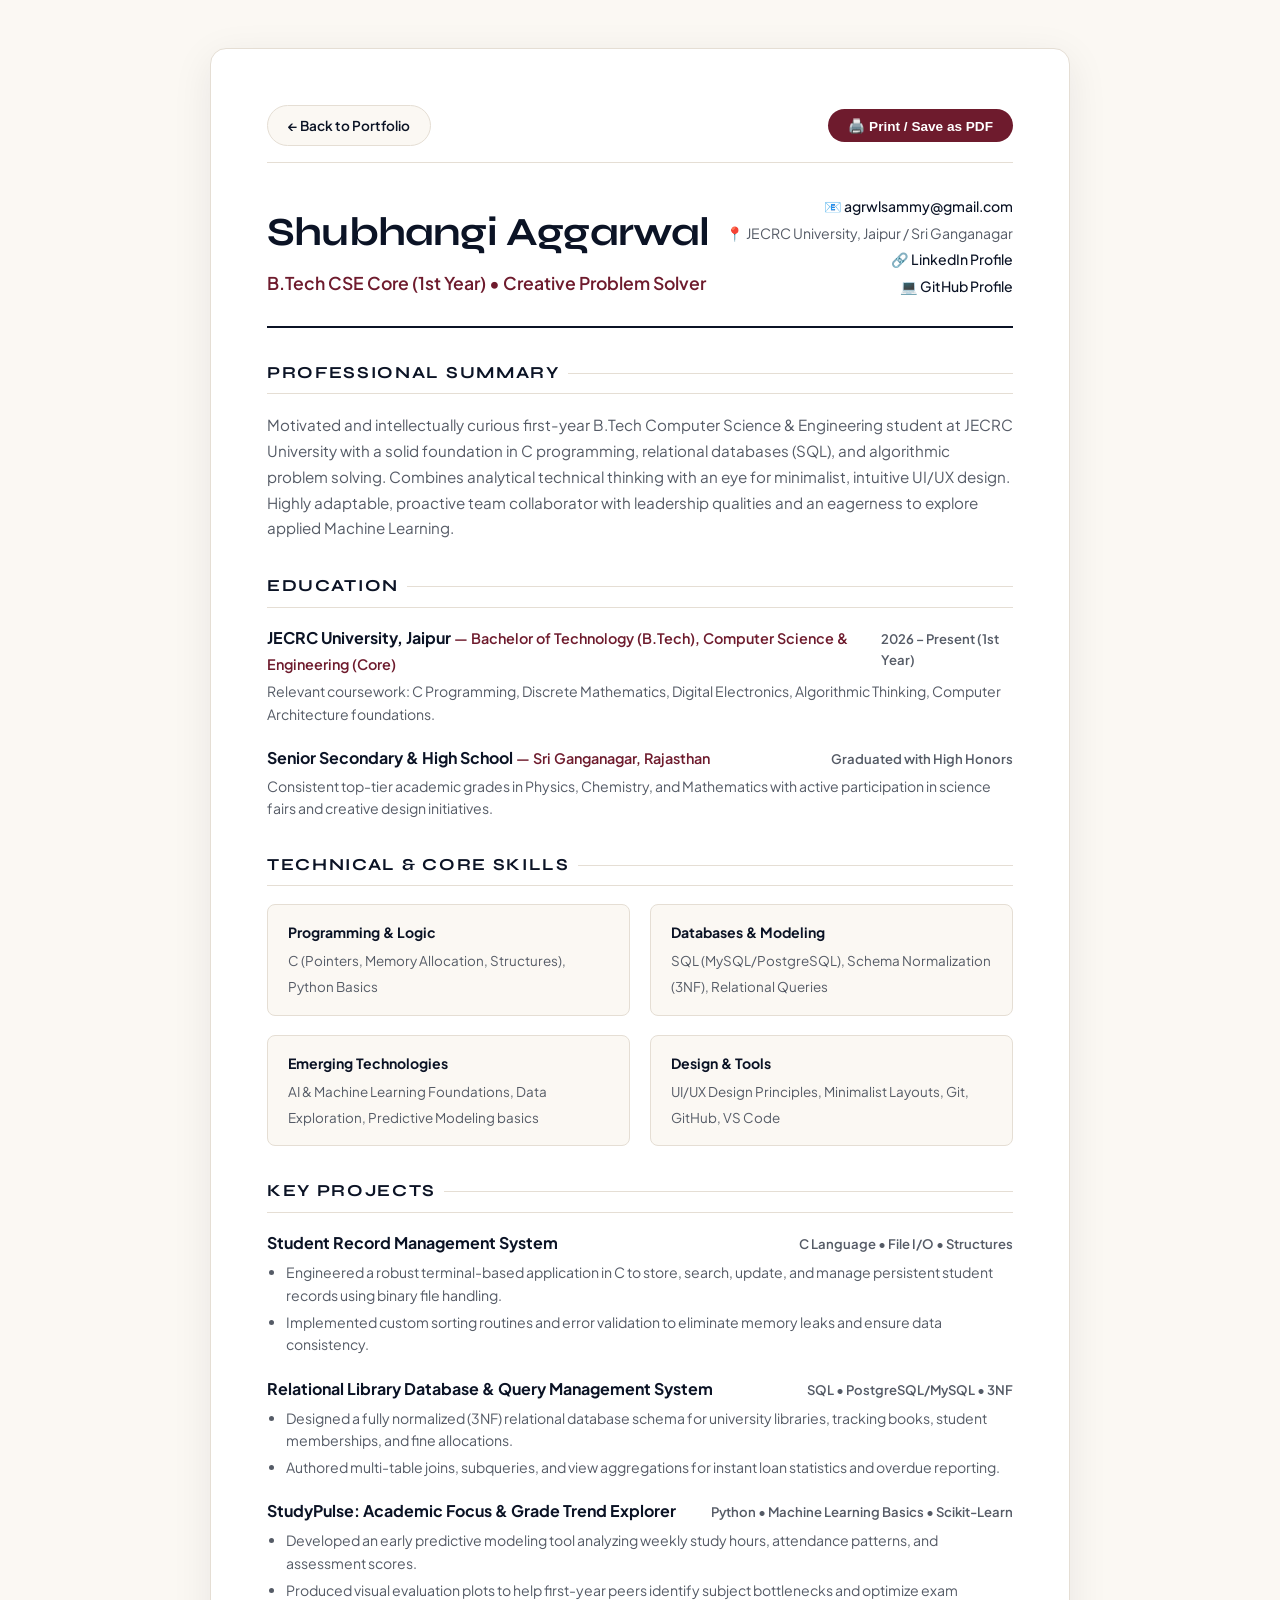
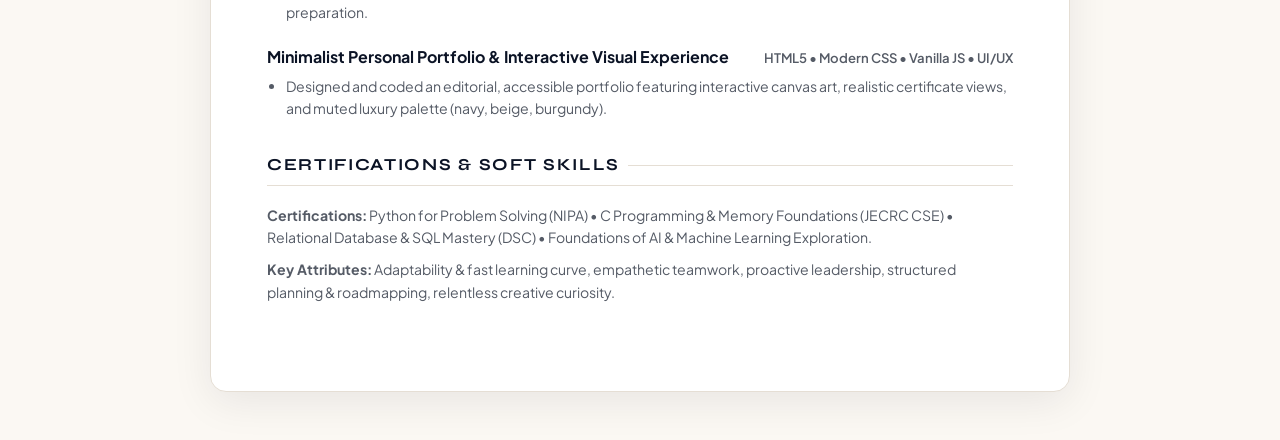
<file: resume.html>
<!DOCTYPE html>
<html lang="en">
<head>
  <meta charset="UTF-8">
  <meta name="viewport" content="width=device-width, initial-scale=1.0">
  <title>Shubhangi Aggarwal | Curriculum Vitae</title>
  <link rel="preconnect" href="https://fonts.googleapis.com">
  <link rel="preconnect" href="https://fonts.gstatic.com" crossorigin>
  <link href="https://fonts.googleapis.com/css2?family=Plus+Jakarta+Sans:wght@300;400;500;600;700&family=Syne:wght@700;800&family=Playfair+Display:ital,wght@1,600&display=swap" rel="stylesheet">
  <style>
    :root {
      --bg: #FBF8F3;
      --card-bg: #FFFFFF;
      --navy: #0B1325;
      --navy-light: #1F2C4C;
      --burgundy: #6E1B2D;
      --burgundy-soft: #F5EAEB;
      --text: #1A1C20;
      --muted: #555B66;
      --border: #E5DED4;
    }

    * { box-sizing: border-box; margin: 0; padding: 0; }

    body {
      font-family: 'Plus Jakarta Sans', sans-serif;
      background: var(--bg);
      color: var(--text);
      line-height: 1.6;
      padding: 3rem 1.5rem;
    }

    .resume-wrapper {
      max-width: 860px;
      margin: 0 auto;
      background: var(--card-bg);
      padding: 3.5rem;
      border-radius: 16px;
      box-shadow: 0 10px 40px rgba(11, 19, 37, 0.08);
      border: 1px solid var(--border);
      position: relative;
    }

    .top-action-bar {
      display: flex;
      justify-content: space-between;
      align-items: center;
      margin-bottom: 2rem;
      padding-bottom: 1rem;
      border-bottom: 1px solid var(--border);
    }

    .btn-action {
      display: inline-flex;
      align-items: center;
      gap: 0.5rem;
      padding: 0.55rem 1.25rem;
      border-radius: 99px;
      font-size: 0.85rem;
      font-weight: 600;
      text-decoration: none;
      cursor: pointer;
      border: none;
      transition: all 0.25s ease;
    }

    .btn-print {
      background: var(--burgundy);
      color: #FFFFFF;
    }

    .btn-print:hover {
      background: #8C253B;
      transform: translateY(-2px);
    }

    .btn-back {
      background: var(--bg);
      color: var(--navy);
      border: 1px solid var(--border);
    }

    .btn-back:hover {
      background: #EFE8DC;
    }

    /* Resume Header */
    .resume-header {
      border-bottom: 2px solid var(--navy);
      padding-bottom: 1.8rem;
      margin-bottom: 2rem;
      display: flex;
      justify-content: space-between;
      align-items: flex-end;
    }

    .header-left h1 {
      font-family: 'Syne', sans-serif;
      font-size: 2.5rem;
      color: var(--navy);
      letter-spacing: -0.02em;
      margin-bottom: 0.35rem;
    }

    .header-left p.title-sub {
      font-size: 1.1rem;
      color: var(--burgundy);
      font-weight: 600;
    }

    .header-right {
      text-align: right;
      font-size: 0.88rem;
      color: var(--muted);
      display: flex;
      flex-direction: column;
      gap: 0.25rem;
    }

    .header-right a {
      color: var(--navy);
      text-decoration: none;
      font-weight: 500;
    }

    .header-right a:hover {
      color: var(--burgundy);
    }

    /* Sections */
    .resume-section {
      margin-bottom: 2rem;
    }

    .section-heading {
      font-family: 'Syne', sans-serif;
      font-size: 1.05rem;
      text-transform: uppercase;
      letter-spacing: 0.1em;
      color: var(--navy);
      border-bottom: 1.5px solid var(--border);
      padding-bottom: 0.4rem;
      margin-bottom: 1.1rem;
      display: flex;
      align-items: center;
      gap: 0.5rem;
    }

    .section-heading::after {
      content: '';
      flex: 1;
      height: 1px;
      background: var(--border);
    }

    .summary-text {
      font-size: 0.95rem;
      color: var(--muted);
      line-height: 1.7;
    }

    /* Timelines / Entry Rows */
    .entry-item {
      margin-bottom: 1.25rem;
    }

    .entry-header {
      display: flex;
      justify-content: space-between;
      align-items: baseline;
      margin-bottom: 0.25rem;
    }

    .entry-title {
      font-size: 1rem;
      font-weight: 700;
      color: var(--navy);
    }

    .entry-subtitle {
      font-size: 0.9rem;
      color: var(--burgundy);
      font-weight: 600;
    }

    .entry-date {
      font-size: 0.82rem;
      font-weight: 600;
      color: var(--muted);
    }

    .entry-desc {
      font-size: 0.88rem;
      color: var(--muted);
      line-height: 1.6;
    }

    .entry-desc ul {
      margin-left: 1.2rem;
      margin-top: 0.35rem;
    }

    .entry-desc li {
      margin-bottom: 0.25rem;
    }

    /* Skills Grid */
    .skills-cluster {
      display: grid;
      grid-template-columns: repeat(2, 1fr);
      gap: 1.2rem;
    }

    .skill-box {
      background: var(--bg);
      padding: 1rem 1.25rem;
      border-radius: 8px;
      border: 1px solid var(--border);
    }

    .skill-box strong {
      display: block;
      color: var(--navy);
      font-size: 0.88rem;
      margin-bottom: 0.25rem;
    }

    .skill-box span {
      font-size: 0.84rem;
      color: var(--muted);
    }

    /* Print styling */
    @media print {
      body {
        background: #FFFFFF;
        padding: 0;
      }
      .top-action-bar {
        display: none;
      }
      .resume-wrapper {
        box-shadow: none;
        border: none;
        padding: 1.5cm;
      }
    }

    @media (max-width: 700px) {
      .resume-wrapper { padding: 2rem 1.5rem; }
      .resume-header { flex-direction: column; align-items: flex-start; gap: 1rem; }
      .header-right { text-align: left; }
      .skills-cluster { grid-template-columns: 1fr; }
    }
  </style>
</head>
<body>

  <div class="resume-wrapper">
    <!-- Action Bar -->
    <div class="top-action-bar">
      <a href="index.html" class="btn-action btn-back">← Back to Portfolio</a>
      <button onclick="window.print()" class="btn-action btn-print">🖨️ Print / Save as PDF</button>
    </div>

    <!-- Header -->
    <header class="resume-header">
      <div class="header-left">
        <h1>Shubhangi Aggarwal</h1>
        <p class="title-sub">B.Tech CSE Core (1st Year) • Creative Problem Solver</p>
      </div>
      <div class="header-right">
        <div>📧 <a href="mailto:agrwlsammy@gmail.com">agrwlsammy@gmail.com</a></div>
        <div>📍 JECRC University, Jaipur / Sri Ganganagar</div>
        <div>🔗 <a href="https://www.linkedin.com/in/shubhangi-aggarwal-134b50418" target="_blank">LinkedIn Profile</a></div>
        <div>💻 <a href="https://github.com/shubhangiaggarwal-ui" target="_blank">GitHub Profile</a></div>
      </div>
    </header>

    <!-- Professional Profile -->
    <section class="resume-section">
      <h2 class="section-heading">Professional Summary</h2>
      <p class="summary-text">
        Motivated and intellectually curious first-year B.Tech Computer Science & Engineering student at JECRC University with a solid foundation in C programming, relational databases (SQL), and algorithmic problem solving. Combines analytical technical thinking with an eye for minimalist, intuitive UI/UX design. Highly adaptable, proactive team collaborator with leadership qualities and an eagerness to explore applied Machine Learning.
      </p>
    </section>

    <!-- Education -->
    <section class="resume-section">
      <h2 class="section-heading">Education</h2>
      <div class="entry-item">
        <div class="entry-header">
          <div>
            <span class="entry-title">JECRC University, Jaipur</span>
            <span class="entry-subtitle"> — Bachelor of Technology (B.Tech), Computer Science & Engineering (Core)</span>
          </div>
          <span class="entry-date">2026 – Present (1st Year)</span>
        </div>
        <div class="entry-desc">
          Relevant coursework: C Programming, Discrete Mathematics, Digital Electronics, Algorithmic Thinking, Computer Architecture foundations.
        </div>
      </div>

      <div class="entry-item">
        <div class="entry-header">
          <div>
            <span class="entry-title">Senior Secondary & High School</span>
            <span class="entry-subtitle"> — Sri Ganganagar, Rajasthan</span>
          </div>
          <span class="entry-date">Graduated with High Honors</span>
        </div>
        <div class="entry-desc">
          Consistent top-tier academic grades in Physics, Chemistry, and Mathematics with active participation in science fairs and creative design initiatives.
        </div>
      </div>
    </section>

    <!-- Technical Skills -->
    <section class="resume-section">
      <h2 class="section-heading">Technical & Core Skills</h2>
      <div class="skills-cluster">
        <div class="skill-box">
          <strong>Programming & Logic</strong>
          <span>C (Pointers, Memory Allocation, Structures), Python Basics</span>
        </div>
        <div class="skill-box">
          <strong>Databases & Modeling</strong>
          <span>SQL (MySQL/PostgreSQL), Schema Normalization (3NF), Relational Queries</span>
        </div>
        <div class="skill-box">
          <strong>Emerging Technologies</strong>
          <span>AI & Machine Learning Foundations, Data Exploration, Predictive Modeling basics</span>
        </div>
        <div class="skill-box">
          <strong>Design & Tools</strong>
          <span>UI/UX Design Principles, Minimalist Layouts, Git, GitHub, VS Code</span>
        </div>
      </div>
    </section>

    <!-- Academic Projects -->
    <section class="resume-section">
      <h2 class="section-heading">Key Projects</h2>
      
      <div class="entry-item">
        <div class="entry-header">
          <span class="entry-title">Student Record Management System</span>
          <span class="entry-date">C Language • File I/O • Structures</span>
        </div>
        <div class="entry-desc">
          <ul>
            <li>Engineered a robust terminal-based application in C to store, search, update, and manage persistent student records using binary file handling.</li>
            <li>Implemented custom sorting routines and error validation to eliminate memory leaks and ensure data consistency.</li>
          </ul>
        </div>
      </div>

      <div class="entry-item">
        <div class="entry-header">
          <span class="entry-title">Relational Library Database & Query Management System</span>
          <span class="entry-date">SQL • PostgreSQL/MySQL • 3NF</span>
        </div>
        <div class="entry-desc">
          <ul>
            <li>Designed a fully normalized (3NF) relational database schema for university libraries, tracking books, student memberships, and fine allocations.</li>
            <li>Authored multi-table joins, subqueries, and view aggregations for instant loan statistics and overdue reporting.</li>
          </ul>
        </div>
      </div>

      <div class="entry-item">
        <div class="entry-header">
          <span class="entry-title">StudyPulse: Academic Focus & Grade Trend Explorer</span>
          <span class="entry-date">Python • Machine Learning Basics • Scikit-Learn</span>
        </div>
        <div class="entry-desc">
          <ul>
            <li>Developed an early predictive modeling tool analyzing weekly study hours, attendance patterns, and assessment scores.</li>
            <li>Produced visual evaluation plots to help first-year peers identify subject bottlenecks and optimize exam preparation.</li>
          </ul>
        </div>
      </div>

      <div class="entry-item">
        <div class="entry-header">
          <span class="entry-title">Minimalist Personal Portfolio & Interactive Visual Experience</span>
          <span class="entry-date">HTML5 • Modern CSS • Vanilla JS • UI/UX</span>
        </div>
        <div class="entry-desc">
          <ul>
            <li>Designed and coded an editorial, accessible portfolio featuring interactive canvas art, realistic certificate views, and muted luxury palette (navy, beige, burgundy).</li>
          </ul>
        </div>
      </div>
    </section>

    <!-- Certifications & Soft Skills -->
    <section class="resume-section">
      <h2 class="section-heading">Certifications & Soft Skills</h2>
      <div class="entry-desc">
        <p><strong>Certifications:</strong> Python for Problem Solving (NIPA) • C Programming & Memory Foundations (JECRC CSE) • Relational Database & SQL Mastery (DSC) • Foundations of AI & Machine Learning Exploration.</p>
        <p style="margin-top: 0.6rem;"><strong>Key Attributes:</strong> Adaptability & fast learning curve, empathetic teamwork, proactive leadership, structured planning & roadmapping, relentless creative curiosity.</p>
      </div>
    </section>
  </div>

</body>
</html>
</file>
<file: styles.css>
/* ==========================================================================
   SHUBHANGI AGGARWAL - PORTFOLIO DESIGN SYSTEM
   Curated UI/UX Design: Minimal, Editorial & Modern Aesthetic
   Palette: Muted Navy Blue, Beige, Burgundy, and Deep Black
   ========================================================================== */

:root {
  /* Primary Muted Tones */
  --bg-main: #FBF8F3;         /* Warm Alabaster / Beige */
  --bg-surface: #F5EFEB;      /* Sand Card Surface */
  --bg-surface-elevated: #FFFFFF;
  --bg-alt: #EFE8DC;          /* Deeper Beige Section Background */
  
  --navy-deep: #0B1325;       /* Deep Abyssal Navy */
  --navy-slate: #1A243B;      /* Slate Navy */
  --navy-muted: #2E3B59;      /* Muted Navy for subtext/borders */
  --navy-soft: #42527B;
  
  --burgundy-deep: #4A121E;   /* Royal Deep Wine */
  --burgundy-primary: #6E1B2D;/* Signature Burgundy */
  --burgundy-vibrant: #8C253B;/* Accent Burgundy */
  --burgundy-soft: #F4E8EA;   /* Pastel Rose-Burgundy Tint */
  --burgundy-border: #D8BDC3;

  --black-jet: #111215;       /* Jet Onyx Typography */
  --black-soft: #1E2127;      /* Soft Charcoal */
  --text-muted: #5E636E;      /* Neutral Secondary Text */
  --text-subtle: #898E99;     /* Tertiary Caption Text */
  
  --pastel-accent-1: #EBE5DB; /* Oatmeal */
  --pastel-accent-2: #E3E8EE; /* Pale Periwinkle */
  --pastel-accent-3: #ECE1E4; /* Blush Burgundy */
  --pastel-accent-4: #E2EADF; /* Sage Whisper */

  --border-light: rgba(17, 18, 21, 0.08);
  --border-focus: rgba(110, 27, 45, 0.4);
  --shadow-sm: 0 2px 8px rgba(11, 19, 37, 0.04);
  --shadow-md: 0 10px 30px rgba(11, 19, 37, 0.06);
  --shadow-lg: 0 20px 50px rgba(11, 19, 37, 0.1);
  --shadow-burgundy: 0 12px 30px rgba(110, 27, 45, 0.18);

  --font-display: 'Syne', sans-serif;
  --font-body: 'Plus Jakarta Sans', sans-serif;
  --font-serif: 'Playfair Display', serif;
  --font-mono: 'JetBrains Mono', monospace;

  --radius-sm: 8px;
  --radius-md: 16px;
  --radius-lg: 24px;
  --radius-xl: 36px;
  --radius-full: 9999px;

  --transition-smooth: all 0.35s cubic-bezier(0.16, 1, 0.3, 1);
  --transition-bounce: all 0.5s cubic-bezier(0.34, 1.56, 0.64, 1);
}

/* Base Reset & Defaults */
*, *::before, *::after {
  box-sizing: border-box;
  margin: 0;
  padding: 0;
}

html {
  scroll-behavior: smooth;
  font-size: 16px;
  background-color: var(--bg-main);
  color: var(--black-jet);
  text-rendering: optimizeLegibility;
  -webkit-font-smoothing: antialiased;
}

body {
  font-family: var(--font-body);
  line-height: 1.65;
  background-color: var(--bg-main);
  overflow-x: hidden;
  position: relative;
  selection-background-color: var(--burgundy-primary);
  selection-color: #fff;
}

::selection {
  background: var(--burgundy-primary);
  color: #FFFFFF;
}

/* Smooth custom scrollbar */
::-webkit-scrollbar {
  width: 9px;
}
::-webkit-scrollbar-track {
  background: var(--bg-main);
}
::-webkit-scrollbar-thumb {
  background: #D9D2C6;
  border-radius: 6px;
  border: 2px solid var(--bg-main);
}
::-webkit-scrollbar-thumb:hover {
  background: var(--burgundy-primary);
}

/* Typography Helpers */
h1, h2, h3, h4, h5, h6 {
  font-family: var(--font-display);
  font-weight: 700;
  line-height: 1.2;
  letter-spacing: -0.025em;
  color: var(--navy-deep);
}

p {
  color: var(--black-soft);
  font-weight: 400;
}

a {
  color: inherit;
  text-decoration: none;
  transition: var(--transition-smooth);
}

button {
  font-family: inherit;
  cursor: pointer;
  border: none;
  background: none;
}

/* Abstract Generative Canvas */
#art-canvas {
  position: fixed;
  top: 0;
  left: 0;
  width: 100vw;
  height: 100vh;
  pointer-events: none;
  z-index: 0;
  opacity: 0.85;
}

/* Ambient Grain Texture */
.ambient-grain {
  position: fixed;
  top: 0;
  left: 0;
  width: 100%;
  height: 100%;
  pointer-events: none;
  z-index: 1;
  opacity: 0.028;
  background-image: url("data:image/svg+xml,%3Csvg viewBox='0 0 200 200' xmlns='http://www.w3.org/2000/svg'%3E%3Cfilter id='noiseFilter'%3E%3CfeTurbulence type='fractalNoise' baseFrequency='0.8' numOctaves='3' stitchTiles='stitch'/%3E%3C/filter%3E%3Crect width='100%25' height='100%25' filter='url(%23noiseFilter)'/%3E%3C/svg%3E");
}

/* Layout Container */
.container {
  width: 100%;
  max-width: 1220px;
  margin: 0 auto;
  padding: 0 2rem;
  position: relative;
  z-index: 2;
}

.section-padding {
  padding: 7.5rem 0;
}

/* Section Header Styles */
.section-badge {
  display: inline-flex;
  align-items: center;
  gap: 0.5rem;
  padding: 0.4rem 1.1rem;
  border-radius: var(--radius-full);
  background: var(--burgundy-soft);
  color: var(--burgundy-primary);
  font-size: 0.82rem;
  font-weight: 600;
  letter-spacing: 0.08em;
  text-transform: uppercase;
  margin-bottom: 1.25rem;
  border: 1px solid var(--burgundy-border);
}

.section-badge span.dot {
  width: 6px;
  height: 6px;
  border-radius: 50%;
  background: var(--burgundy-primary);
}

.section-title {
  font-size: clamp(2.2rem, 4vw, 3.4rem);
  font-weight: 800;
  color: var(--navy-deep);
  margin-bottom: 1rem;
  line-height: 1.15;
}

.section-title .serif-accent {
  font-family: var(--font-serif);
  font-style: italic;
  font-weight: 400;
  color: var(--burgundy-primary);
}

.section-description {
  font-size: 1.1rem;
  color: var(--text-muted);
  max-width: 620px;
  margin-bottom: 3.5rem;
  font-weight: 400;
}

/* ==========================================================================
   NAVIGATION
   ========================================================================== */
.site-header {
  position: fixed;
  top: 1.5rem;
  left: 0;
  width: 100%;
  z-index: 100;
  pointer-events: none;
}

.nav-container {
  max-width: 1100px;
  margin: 0 auto;
  padding: 0 1.5rem;
  display: flex;
  align-items: center;
  justify-content: space-between;
}

.nav-glass-bar {
  pointer-events: auto;
  width: 100%;
  display: flex;
  align-items: center;
  justify-content: space-between;
  background: rgba(251, 248, 243, 0.82);
  backdrop-filter: blur(16px);
  -webkit-backdrop-filter: blur(16px);
  padding: 0.65rem 1.5rem;
  border-radius: var(--radius-full);
  border: 1px solid rgba(17, 18, 21, 0.08);
  box-shadow: 0 8px 30px rgba(11, 19, 37, 0.05);
  transition: var(--transition-smooth);
}

.nav-glass-bar.scrolled {
  background: rgba(251, 248, 243, 0.94);
  box-shadow: 0 12px 35px rgba(11, 19, 37, 0.09);
  border-color: rgba(17, 18, 21, 0.12);
}

.brand-logo {
  display: flex;
  align-items: center;
  gap: 0.75rem;
  font-family: var(--font-display);
  font-weight: 800;
  font-size: 1.2rem;
  color: var(--navy-deep);
  letter-spacing: -0.02em;
}

.logo-symbol {
  width: 36px;
  height: 36px;
  border-radius: 10px;
  background: var(--navy-deep);
  color: var(--bg-main);
  display: flex;
  align-items: center;
  justify-content: center;
  font-size: 0.95rem;
  font-weight: 800;
  transition: var(--transition-smooth);
  box-shadow: 0 4px 10px rgba(11, 19, 37, 0.2);
}

.brand-logo:hover .logo-symbol {
  background: var(--burgundy-primary);
  transform: rotate(6deg) scale(1.05);
}

.nav-links {
  display: flex;
  align-items: center;
  gap: 1.8rem;
  list-style: none;
}

.nav-link {
  font-size: 0.9rem;
  font-weight: 500;
  color: var(--navy-slate);
  position: relative;
  padding: 0.25rem 0;
}

.nav-link::after {
  content: '';
  position: absolute;
  bottom: 0;
  left: 0;
  width: 0%;
  height: 2px;
  background: var(--burgundy-primary);
  transition: width 0.3s ease;
  border-radius: 2px;
}

.nav-link:hover {
  color: var(--burgundy-primary);
}

.nav-link:hover::after,
.nav-link.active::after {
  width: 100%;
}

.nav-actions {
  display: flex;
  align-items: center;
  gap: 0.85rem;
}

.btn-pill-burgundy {
  display: inline-flex;
  align-items: center;
  gap: 0.5rem;
  background: var(--burgundy-primary);
  color: #FFFFFF;
  padding: 0.6rem 1.35rem;
  border-radius: var(--radius-full);
  font-size: 0.85rem;
  font-weight: 600;
  letter-spacing: 0.02em;
  box-shadow: 0 4px 16px rgba(110, 27, 45, 0.25);
  transition: var(--transition-smooth);
}

.btn-pill-burgundy:hover {
  background: var(--burgundy-vibrant);
  transform: translateY(-2px);
  box-shadow: 0 8px 24px rgba(110, 27, 45, 0.35);
  color: #FFFFFF;
}

.mobile-toggle {
  display: none;
  flex-direction: column;
  gap: 5px;
  cursor: pointer;
  padding: 0.4rem;
}

.mobile-toggle span {
  width: 22px;
  height: 2px;
  background: var(--navy-deep);
  transition: var(--transition-smooth);
}

/* ==========================================================================
   PAGE 1: HERO / HOMEPAGE
   ========================================================================== */
.hero-section {
  min-height: 100vh;
  display: flex;
  align-items: center;
  position: relative;
  padding-top: 8rem;
  padding-bottom: 5rem;
  overflow: hidden;
}

.hero-grid {
  display: grid;
  grid-template-columns: 1.15fr 0.85fr;
  align-items: center;
  gap: 3.5rem;
}

.hero-content {
  position: relative;
  z-index: 5;
}

.hero-pill-badge {
  display: inline-flex;
  align-items: center;
  gap: 0.6rem;
  background: rgba(255, 255, 255, 0.9);
  padding: 0.45rem 1.15rem;
  border-radius: var(--radius-full);
  border: 1px solid var(--border-light);
  font-size: 0.85rem;
  font-weight: 600;
  color: var(--navy-slate);
  box-shadow: var(--shadow-sm);
  margin-bottom: 1.6rem;
}

.hero-pill-badge .pulse-orb {
  width: 8px;
  height: 8px;
  border-radius: 50%;
  background: #22C55E;
  box-shadow: 0 0 0 4px rgba(34, 197, 94, 0.2);
  animation: pulseGreen 2.2s infinite;
}

@keyframes pulseGreen {
  0% { box-shadow: 0 0 0 0 rgba(34, 197, 94, 0.4); }
  70% { box-shadow: 0 0 0 8px rgba(34, 197, 94, 0); }
  100% { box-shadow: 0 0 0 0 rgba(34, 197, 94, 0); }
}

.hero-heading {
  font-size: clamp(2.8rem, 5.5vw, 4.8rem);
  font-weight: 800;
  line-height: 1.05;
  letter-spacing: -0.035em;
  color: var(--navy-deep);
  margin-bottom: 1.25rem;
}

.hero-heading .name-gradient {
  display: inline-block;
  background: linear-gradient(135deg, var(--navy-deep) 0%, var(--burgundy-primary) 55%, var(--burgundy-vibrant) 100%);
  -webkit-background-clip: text;
  -webkit-text-fill-color: transparent;
}

.hero-taglines {
  display: flex;
  flex-wrap: wrap;
  align-items: center;
  gap: 0.6rem 0.8rem;
  margin-bottom: 1.5rem;
}

.tagline-item {
  font-size: 1.05rem;
  font-weight: 600;
  color: var(--navy-muted);
  display: flex;
  align-items: center;
  gap: 0.75rem;
}

.tagline-item:not(:last-child)::after {
  content: '•';
  color: var(--burgundy-primary);
  font-size: 1.2rem;
}

.tagline-highlight {
  color: var(--burgundy-primary);
  font-family: var(--font-serif);
  font-style: italic;
  font-weight: 600;
}

.hero-bio {
  font-size: 1.15rem;
  line-height: 1.7;
  color: var(--text-muted);
  max-width: 580px;
  margin-bottom: 2.2rem;
}

.hero-cta-group {
  display: flex;
  flex-wrap: wrap;
  align-items: center;
  gap: 1.2rem;
  margin-bottom: 2.5rem;
}

.btn-primary-navy {
  display: inline-flex;
  align-items: center;
  gap: 0.65rem;
  background: var(--navy-deep);
  color: #FFFFFF;
  padding: 0.85rem 1.85rem;
  border-radius: var(--radius-full);
  font-size: 0.95rem;
  font-weight: 600;
  letter-spacing: 0.01em;
  box-shadow: 0 6px 20px rgba(11, 19, 37, 0.25);
  transition: var(--transition-smooth);
}

.btn-primary-navy:hover {
  background: var(--navy-slate);
  transform: translateY(-2px);
  box-shadow: 0 12px 28px rgba(11, 19, 37, 0.35);
  color: #FFFFFF;
}

.btn-secondary-outline {
  display: inline-flex;
  align-items: center;
  gap: 0.65rem;
  background: transparent;
  color: var(--navy-deep);
  padding: 0.85rem 1.85rem;
  border-radius: var(--radius-full);
  font-size: 0.95rem;
  font-weight: 600;
  border: 1.5px solid rgba(11, 19, 37, 0.2);
  transition: var(--transition-smooth);
}

.btn-secondary-outline:hover {
  border-color: var(--burgundy-primary);
  color: var(--burgundy-primary);
  background: rgba(110, 27, 45, 0.03);
  transform: translateY(-2px);
}

/* Contact / Social Quick Icons */
.hero-socials {
  display: flex;
  align-items: center;
  gap: 1rem;
}

.hero-socials .social-label {
  font-size: 0.8rem;
  font-weight: 600;
  text-transform: uppercase;
  letter-spacing: 0.08em;
  color: var(--text-subtle);
  margin-right: 0.3rem;
}

.social-icon-btn {
  width: 44px;
  height: 44px;
  border-radius: 50%;
  background: var(--bg-surface-elevated);
  border: 1px solid var(--border-light);
  display: flex;
  align-items: center;
  justify-content: center;
  color: var(--navy-deep);
  font-size: 1.05rem;
  box-shadow: var(--shadow-sm);
  transition: var(--transition-bounce);
  position: relative;
}

.social-icon-btn:hover {
  background: var(--burgundy-primary);
  color: #FFFFFF;
  border-color: var(--burgundy-primary);
  transform: translateY(-3px) scale(1.08);
  box-shadow: var(--shadow-burgundy);
}

.tooltip-tag {
  position: absolute;
  bottom: -32px;
  left: 50%;
  transform: translateX(-50%) translateY(5px);
  background: var(--navy-deep);
  color: #FFFFFF;
  font-size: 0.72rem;
  padding: 0.2rem 0.6rem;
  border-radius: 4px;
  white-space: nowrap;
  pointer-events: none;
  opacity: 0;
  transition: var(--transition-smooth);
}

.social-icon-btn:hover .tooltip-tag {
  opacity: 1;
  transform: translateX(-50%) translateY(0);
}

/* Modern Abstract Visual Card in Hero */
.hero-visual-card {
  position: relative;
}

.abstract-art-frame {
  position: relative;
  width: 100%;
  aspect-ratio: 1 / 1.1;
  border-radius: var(--radius-xl);
  background: linear-gradient(145deg, #F9F4EC 0%, #EFE5D8 100%);
  border: 1px solid rgba(17, 18, 21, 0.08);
  box-shadow: var(--shadow-lg);
  overflow: hidden;
  display: flex;
  align-items: center;
  justify-content: center;
  padding: 2.5rem;
}

/* Decorative Modern Abstract Shapes */
.art-shape {
  position: absolute;
  border-radius: 50%;
  filter: blur(40px);
  opacity: 0.65;
  animation: floatArt 9s ease-in-out infinite alternate;
}

.art-shape-1 {
  width: 260px;
  height: 260px;
  background: #E8D6CB;
  top: -10%;
  right: -10%;
}

.art-shape-2 {
  width: 300px;
  height: 300px;
  background: #D9DFEB;
  bottom: -15%;
  left: -15%;
  animation-delay: -3s;
}

.art-shape-3 {
  width: 200px;
  height: 200px;
  background: rgba(110, 27, 45, 0.15);
  top: 30%;
  left: 20%;
  animation-delay: -6s;
}

@keyframes floatArt {
  0% { transform: translateY(0px) rotate(0deg) scale(1); }
  50% { transform: translateY(-20px) rotate(15deg) scale(1.05); }
  100% { transform: translateY(15px) rotate(-10deg) scale(0.95); }
}

/* Inner Editorial Composition */
.hero-card-inner {
  position: relative;
  z-index: 2;
  width: 100%;
  height: 100%;
  display: flex;
  flex-direction: column;
  justify-content: space-between;
  background: rgba(255, 255, 255, 0.65);
  backdrop-filter: blur(20px);
  -webkit-backdrop-filter: blur(20px);
  border-radius: var(--radius-lg);
  padding: 2.2rem;
  border: 1px solid rgba(255, 255, 255, 0.8);
}

.card-top-meta {
  display: flex;
  justify-content: space-between;
  align-items: flex-start;
}

.meta-institute {
  font-size: 0.78rem;
  font-weight: 700;
  text-transform: uppercase;
  letter-spacing: 0.1em;
  color: var(--burgundy-primary);
}

.meta-year {
  font-size: 0.8rem;
  font-family: var(--font-mono);
  color: var(--navy-muted);
  background: var(--bg-surface);
  padding: 0.2rem 0.6rem;
  border-radius: var(--radius-sm);
  border: 1px solid var(--border-light);
}

.card-center-art {
  display: flex;
  flex-direction: column;
  align-items: center;
  justify-content: center;
  text-align: center;
  padding: 1.5rem 0;
}

.sculpture-circle {
  width: 130px;
  height: 130px;
  border-radius: 50%;
  background: linear-gradient(135deg, var(--navy-deep) 0%, var(--burgundy-primary) 100%);
  display: flex;
  align-items: center;
  justify-content: center;
  color: #FFFFFF;
  margin-bottom: 1.25rem;
  position: relative;
  box-shadow: 0 16px 35px rgba(11, 19, 37, 0.25);
}

.sculpture-circle::before {
  content: '';
  position: absolute;
  inset: -6px;
  border-radius: 50%;
  border: 1.5px dashed var(--burgundy-primary);
  animation: rotateDashed 25s linear infinite;
}

@keyframes rotateDashed {
  to { transform: rotate(360deg); }
}

.sculpture-initials {
  font-family: var(--font-display);
  font-size: 2.4rem;
  font-weight: 800;
  letter-spacing: -0.05em;
}

.card-center-art h3 {
  font-size: 1.35rem;
  color: var(--navy-deep);
  margin-bottom: 0.25rem;
}

.card-center-art p {
  font-size: 0.88rem;
  color: var(--text-muted);
}

.card-bottom-stats {
  display: grid;
  grid-template-columns: repeat(3, 1fr);
  gap: 0.75rem;
  padding-top: 1.25rem;
  border-top: 1px solid var(--border-light);
}

.mini-stat {
  text-align: center;
}

.mini-stat .stat-num {
  font-family: var(--font-display);
  font-size: 1.25rem;
  font-weight: 800;
  color: var(--navy-deep);
  display: block;
}

.mini-stat .stat-text {
  font-size: 0.7rem;
  text-transform: uppercase;
  letter-spacing: 0.05em;
  color: var(--text-subtle);
  font-weight: 600;
}

/* Floating interactive chips on hero card */
.floating-chip {
  position: absolute;
  background: var(--bg-surface-elevated);
  padding: 0.55rem 1.1rem;
  border-radius: var(--radius-full);
  box-shadow: var(--shadow-md);
  border: 1px solid var(--border-light);
  display: flex;
  align-items: center;
  gap: 0.6rem;
  font-size: 0.82rem;
  font-weight: 700;
  color: var(--navy-deep);
  z-index: 4;
  animation: chipFloat 6s ease-in-out infinite alternate;
}

.chip-1 {
  top: 8%;
  left: -20px;
}

.chip-2 {
  bottom: 12%;
  right: -25px;
  animation-delay: -3s;
}

@keyframes chipFloat {
  0% { transform: translateY(0); }
  100% { transform: translateY(-12px); }
}

.chip-icon {
  width: 22px;
  height: 22px;
  border-radius: 50%;
  background: var(--burgundy-soft);
  color: var(--burgundy-primary);
  display: flex;
  align-items: center;
  justify-content: center;
  font-size: 0.75rem;
}

/* Animated Scroll to Discover */
.scroll-discover-wrapper {
  position: absolute;
  bottom: 2rem;
  left: 50%;
  transform: translateX(-50%);
  display: flex;
  flex-direction: column;
  align-items: center;
  gap: 0.65rem;
  cursor: pointer;
  z-index: 5;
  transition: var(--transition-smooth);
}

.scroll-discover-wrapper:hover {
  transform: translateX(-50%) translateY(4px);
}

.scroll-mouse {
  width: 24px;
  height: 38px;
  border-radius: 14px;
  border: 2px solid var(--navy-muted);
  position: relative;
  display: flex;
  justify-content: center;
}

.scroll-wheel {
  width: 4px;
  height: 8px;
  background: var(--burgundy-primary);
  border-radius: 2px;
  position: absolute;
  top: 6px;
  animation: wheelBounce 2s cubic-bezier(0.65, 0, 0.35, 1) infinite;
}

@keyframes wheelBounce {
  0% { transform: translateY(0); opacity: 1; }
  60% { transform: translateY(12px); opacity: 0; }
  100% { transform: translateY(0); opacity: 0; }
}

.scroll-text {
  font-size: 0.75rem;
  font-weight: 600;
  text-transform: uppercase;
  letter-spacing: 0.15em;
  color: var(--navy-muted);
}

/* ==========================================================================
   PAGE 2: ABOUT PAGE & JOURNEY
   ========================================================================== */
.about-section {
  background: linear-gradient(180deg, var(--bg-main) 0%, var(--bg-alt) 50%, var(--bg-main) 100%);
  position: relative;
}

.story-grid {
  display: grid;
  grid-template-columns: 1.15fr 0.85fr;
  gap: 3.5rem;
  align-items: center;
  margin-bottom: 5rem;
}

.story-narrative-card {
  background: var(--bg-surface-elevated);
  padding: 3.2rem;
  border-radius: var(--radius-xl);
  border: 1px solid var(--border-light);
  box-shadow: var(--shadow-md);
  position: relative;
}

.quote-decor {
  position: absolute;
  top: 1.5rem;
  right: 2rem;
  font-family: var(--font-serif);
  font-size: 5rem;
  line-height: 1;
  color: var(--burgundy-soft);
  user-select: none;
}

.story-p {
  font-size: 1.08rem;
  line-height: 1.85;
  color: var(--black-soft);
  margin-bottom: 1.4rem;
}

.story-p strong {
  color: var(--navy-deep);
  font-weight: 700;
}

.story-highlight-box {
  margin-top: 2rem;
  padding: 1.4rem 1.8rem;
  border-radius: var(--radius-md);
  background: var(--burgundy-soft);
  border-left: 4px solid var(--burgundy-primary);
  font-style: italic;
  font-family: var(--font-serif);
  font-size: 1.12rem;
  color: var(--burgundy-deep);
}

/* Creative Traits & Qualities List */
.qualities-grid {
  display: flex;
  flex-direction: column;
  gap: 1.25rem;
}

.quality-card {
  background: var(--bg-surface-elevated);
  padding: 1.4rem 1.6rem;
  border-radius: var(--radius-lg);
  border: 1px solid var(--border-light);
  box-shadow: var(--shadow-sm);
  display: flex;
  align-items: flex-start;
  gap: 1.2rem;
  transition: var(--transition-smooth);
}

.quality-card:hover {
  transform: translateX(8px);
  border-color: var(--burgundy-border);
  box-shadow: var(--shadow-md);
}

.quality-icon-wrap {
  width: 48px;
  height: 48px;
  flex-shrink: 0;
  border-radius: var(--radius-md);
  background: var(--bg-surface);
  color: var(--burgundy-primary);
  display: flex;
  align-items: center;
  justify-content: center;
  font-size: 1.25rem;
  transition: var(--transition-smooth);
}

.quality-card:hover .quality-icon-wrap {
  background: var(--burgundy-primary);
  color: #FFFFFF;
}

.quality-info h4 {
  font-size: 1.05rem;
  color: var(--navy-deep);
  margin-bottom: 0.25rem;
}

.quality-info p {
  font-size: 0.88rem;
  color: var(--text-muted);
  line-height: 1.5;
}

/* Hobbies & Interests Cards */
.subheading-row {
  margin-bottom: 2.2rem;
}

.subheading-row h3 {
  font-size: 1.85rem;
  color: var(--navy-deep);
}

.subheading-row p {
  color: var(--text-muted);
  font-size: 1rem;
}

.hobbies-grid {
  display: grid;
  grid-template-columns: repeat(4, 1fr);
  gap: 1.5rem;
  margin-bottom: 3.5rem;
}

.hobby-card {
  background: var(--bg-surface-elevated);
  border-radius: var(--radius-lg);
  padding: 2.2rem 1.6rem;
  border: 1px solid var(--border-light);
  box-shadow: var(--shadow-sm);
  transition: var(--transition-bounce);
  position: relative;
  overflow: hidden;
  display: flex;
  flex-direction: column;
}

.hobby-card::before {
  content: '';
  position: absolute;
  top: 0;
  left: 0;
  width: 100%;
  height: 4px;
  background: var(--navy-slate);
  transition: var(--transition-smooth);
}

.hobby-card:hover {
  transform: translateY(-8px);
  box-shadow: var(--shadow-lg);
}

.hobby-card:hover::before {
  background: var(--burgundy-primary);
  height: 6px;
}

.hobby-badge-icon {
  width: 52px;
  height: 52px;
  border-radius: 14px;
  background: var(--bg-surface);
  color: var(--navy-deep);
  display: flex;
  align-items: center;
  justify-content: center;
  font-size: 1.4rem;
  margin-bottom: 1.4rem;
  transition: var(--transition-smooth);
}

.hobby-card:hover .hobby-badge-icon {
  background: var(--burgundy-primary);
  color: #FFFFFF;
}

.hobby-card h4 {
  font-size: 1.15rem;
  color: var(--navy-deep);
  margin-bottom: 0.6rem;
}

.hobby-card p {
  font-size: 0.88rem;
  color: var(--text-muted);
  line-height: 1.55;
  margin-bottom: 1.25rem;
  flex-grow: 1;
}

.hobby-tag {
  align-self: flex-start;
  font-size: 0.74rem;
  font-weight: 700;
  padding: 0.25rem 0.75rem;
  border-radius: var(--radius-full);
  background: var(--bg-surface);
  color: var(--navy-muted);
  border: 1px solid var(--border-light);
}

/* ==========================================================================
   PAGE 3: SKILLS, POSTERS & CERTIFICATE GALLERY
   ========================================================================== */
.skills-section {
  position: relative;
  background: var(--bg-main);
}

/* Stylish Interactive Skills Posters */
.posters-grid {
  display: grid;
  grid-template-columns: repeat(3, 1fr);
  gap: 2rem;
  margin-bottom: 4.5rem;
}

.skill-poster {
  border-radius: var(--radius-xl);
  padding: 2.4rem 2rem;
  position: relative;
  overflow: hidden;
  box-shadow: var(--shadow-md);
  transition: var(--transition-smooth);
  display: flex;
  flex-direction: column;
  justify-content: space-between;
  min-height: 440px;
  border: 1px solid rgba(17, 18, 21, 0.08);
}

.skill-poster:hover {
  transform: translateY(-10px);
  box-shadow: var(--shadow-lg);
}

/* Poster Variations */
.poster-c {
  background: linear-gradient(150deg, #0B1325 0%, #152240 100%);
  color: #FFFFFF;
}

.poster-c h3, .poster-c .poster-num {
  color: #FFFFFF;
}

.poster-c .poster-desc {
  color: #B4BFD4;
}

.poster-sql {
  background: linear-gradient(150deg, #FAF4EB 0%, #EFE4D3 100%);
  color: var(--navy-deep);
}

.poster-sql h3, .poster-sql .poster-num {
  color: var(--navy-deep);
}

.poster-sql .poster-desc {
  color: #5D5449;
}

.poster-ai {
  background: linear-gradient(150deg, #4A121E 0%, #6E1B2D 100%);
  color: #FFFFFF;
}

.poster-ai h3, .poster-ai .poster-num {
  color: #FFFFFF;
}

.poster-ai .poster-desc {
  color: #E8C9CF;
}

.poster-header {
  display: flex;
  justify-content: space-between;
  align-items: baseline;
  margin-bottom: 1.5rem;
}

.poster-category {
  font-size: 0.78rem;
  font-weight: 700;
  text-transform: uppercase;
  letter-spacing: 0.12em;
  opacity: 0.8;
}

.poster-num {
  font-family: var(--font-display);
  font-size: 2.2rem;
  font-weight: 800;
  opacity: 0.4;
}

.poster-body h3 {
  font-size: 2.2rem;
  font-weight: 800;
  line-height: 1.1;
  margin-bottom: 0.8rem;
}

.poster-desc {
  font-size: 0.95rem;
  line-height: 1.6;
  margin-bottom: 1.8rem;
}

/* Code Snippet Accent on Posters */
.poster-code-mock {
  font-family: var(--font-mono);
  font-size: 0.78rem;
  padding: 1rem;
  border-radius: var(--radius-md);
  margin-bottom: 1.5rem;
  backdrop-filter: blur(10px);
}

.poster-c .poster-code-mock {
  background: rgba(255, 255, 255, 0.08);
  border: 1px solid rgba(255, 255, 255, 0.12);
  color: #8FD5A6;
}

.poster-sql .poster-code-mock {
  background: rgba(17, 18, 21, 0.05);
  border: 1px solid rgba(17, 18, 21, 0.08);
  color: #6E1B2D;
}

.poster-ai .poster-code-mock {
  background: rgba(255, 255, 255, 0.1);
  border: 1px solid rgba(255, 255, 255, 0.15);
  color: #FFD4DB;
}

.poster-tags-wrap {
  display: flex;
  flex-wrap: wrap;
  gap: 0.5rem;
}

.poster-tag {
  font-size: 0.72rem;
  font-weight: 600;
  padding: 0.3rem 0.75rem;
  border-radius: var(--radius-full);
}

.poster-c .poster-tag {
  background: rgba(255, 255, 255, 0.12);
  color: #FFFFFF;
}

.poster-sql .poster-tag {
  background: rgba(17, 18, 21, 0.08);
  color: var(--navy-deep);
}

.poster-ai .poster-tag {
  background: rgba(255, 255, 255, 0.18);
  color: #FFFFFF;
}

/* Resume Banner Bar */
.resume-action-bar {
  background: var(--bg-surface-elevated);
  border: 1px solid var(--border-light);
  border-radius: var(--radius-xl);
  padding: 2.2rem 2.8rem;
  box-shadow: var(--shadow-md);
  display: flex;
  align-items: center;
  justify-content: space-between;
  margin-bottom: 5.5rem;
}

.resume-text-side h3 {
  font-size: 1.5rem;
  color: var(--navy-deep);
  margin-bottom: 0.35rem;
}

.resume-text-side p {
  color: var(--text-muted);
  font-size: 0.95rem;
}

.resume-btn-group {
  display: flex;
  align-items: center;
  gap: 1rem;
}

/* Realistic Certificate Gallery */
.certificate-gallery-wrapper {
  margin-top: 2rem;
}

.cert-grid {
  display: grid;
  grid-template-columns: repeat(3, 1fr);
  gap: 2rem;
}

.cert-card {
  background: #FCFBF9;
  border-radius: var(--radius-lg);
  border: 2px solid #E8DFD3;
  padding: 2.2rem 1.8rem;
  position: relative;
  box-shadow: var(--shadow-sm);
  transition: var(--transition-bounce);
  cursor: pointer;
  display: flex;
  flex-direction: column;
  justify-content: space-between;
}

.cert-card:hover {
  transform: translateY(-8px) scale(1.02);
  border-color: var(--burgundy-primary);
  box-shadow: var(--shadow-lg);
}

.cert-inner-border {
  border: 1px dashed rgba(110, 27, 45, 0.3);
  padding: 1.5rem;
  border-radius: var(--radius-md);
  background: #FFFFFF;
  display: flex;
  flex-direction: column;
  height: 100%;
}

.cert-top-seal {
  display: flex;
  justify-content: space-between;
  align-items: center;
  margin-bottom: 1.25rem;
}

.cert-seal-badge {
  width: 44px;
  height: 44px;
  border-radius: 50%;
  background: linear-gradient(135deg, #D4AF37 0%, #AA771C 100%);
  color: #FFFFFF;
  display: flex;
  align-items: center;
  justify-content: center;
  font-size: 1.15rem;
  box-shadow: 0 4px 12px rgba(170, 119, 28, 0.3);
}

.cert-status {
  font-size: 0.72rem;
  font-family: var(--font-mono);
  font-weight: 700;
  text-transform: uppercase;
  color: #15803D;
  background: #DCFCE7;
  padding: 0.2rem 0.6rem;
  border-radius: var(--radius-full);
}

.cert-subject {
  font-size: 1.22rem;
  color: var(--navy-deep);
  margin-bottom: 0.35rem;
}

.cert-authority {
  font-size: 0.85rem;
  color: var(--burgundy-primary);
  font-weight: 600;
  margin-bottom: 1rem;
}

.cert-meta-info {
  margin-top: auto;
  padding-top: 1rem;
  border-top: 1px solid var(--border-light);
  display: flex;
  justify-content: space-between;
  align-items: center;
  font-size: 0.78rem;
  color: var(--text-subtle);
}

.cert-id-tag {
  font-family: var(--font-mono);
  font-size: 0.74rem;
  color: var(--navy-muted);
}

.cert-view-hint {
  display: flex;
  align-items: center;
  gap: 0.35rem;
  font-weight: 600;
  color: var(--burgundy-primary);
  font-size: 0.8rem;
}

/* ==========================================================================
   PAGE 4: EDUCATION, TECHNICAL ARTICLES & PROJECTS
   ========================================================================== */
.education-section {
  background: var(--bg-alt);
}

/* Education Timeline Cards */
.edu-grid {
  display: grid;
  grid-template-columns: repeat(2, 1fr);
  gap: 2rem;
  margin-bottom: 5.5rem;
}

.edu-card {
  background: var(--bg-surface-elevated);
  border-radius: var(--radius-xl);
  padding: 2.8rem 2.4rem;
  border: 1px solid var(--border-light);
  box-shadow: var(--shadow-sm);
  position: relative;
  transition: var(--transition-smooth);
}

.edu-card:hover {
  transform: translateY(-6px);
  box-shadow: var(--shadow-md);
  border-color: var(--burgundy-border);
}

.edu-year-badge {
  display: inline-block;
  background: var(--navy-deep);
  color: #FFFFFF;
  font-size: 0.78rem;
  font-weight: 700;
  padding: 0.35rem 0.9rem;
  border-radius: var(--radius-full);
  margin-bottom: 1.25rem;
  letter-spacing: 0.05em;
}

.edu-institution {
  font-size: 1.6rem;
  color: var(--navy-deep);
  margin-bottom: 0.35rem;
}

.edu-degree {
  font-size: 1.05rem;
  font-weight: 600;
  color: var(--burgundy-primary);
  margin-bottom: 1rem;
}

.edu-highlights {
  list-style: none;
  display: flex;
  flex-direction: column;
  gap: 0.65rem;
}

.edu-highlights li {
  font-size: 0.92rem;
  color: var(--text-muted);
  display: flex;
  align-items: center;
  gap: 0.65rem;
}

.edu-highlights li::before {
  content: '✦';
  color: var(--burgundy-primary);
  font-size: 0.85rem;
}

/* Projects Showcase */
.projects-header-row {
  display: flex;
  justify-content: space-between;
  align-items: flex-end;
  margin-bottom: 3rem;
}

.projects-grid {
  display: grid;
  grid-template-columns: repeat(2, 1fr);
  gap: 2.2rem;
  margin-bottom: 5.5rem;
}

.project-card {
  background: var(--bg-surface-elevated);
  border-radius: var(--radius-xl);
  border: 1px solid var(--border-light);
  box-shadow: var(--shadow-sm);
  overflow: hidden;
  display: flex;
  flex-direction: column;
  transition: var(--transition-bounce);
}

.project-card:hover {
  transform: translateY(-8px);
  box-shadow: var(--shadow-lg);
  border-color: var(--burgundy-border);
}

.project-thumbnail {
  width: 100%;
  height: 220px;
  position: relative;
  overflow: hidden;
  background: var(--navy-deep);
  display: flex;
  align-items: center;
  justify-content: center;
}

/* Abstract Project Poster Artwork */
.project-banner-c {
  background: linear-gradient(135deg, #0B1325 0%, #1A2744 100%);
}
.project-banner-sql {
  background: linear-gradient(135deg, #1C243B 0%, #324468 100%);
}
.project-banner-ml {
  background: linear-gradient(135deg, #4A121E 0%, #6E1B2D 100%);
}
.project-banner-ui {
  background: linear-gradient(135deg, #2D142C 0%, #510A32 100%);
}

.project-icon-art {
  font-size: 3.5rem;
  opacity: 0.85;
  filter: drop-shadow(0 10px 20px rgba(0,0,0,0.3));
  transition: var(--transition-bounce);
}

.project-card:hover .project-icon-art {
  transform: scale(1.15) rotate(5deg);
}

.project-badge-float {
  position: absolute;
  top: 1.2rem;
  left: 1.2rem;
  background: rgba(255, 255, 255, 0.9);
  backdrop-filter: blur(8px);
  padding: 0.3rem 0.8rem;
  border-radius: var(--radius-full);
  font-size: 0.72rem;
  font-weight: 700;
  color: var(--navy-deep);
  letter-spacing: 0.04em;
}

.project-body {
  padding: 2.2rem;
  display: flex;
  flex-direction: column;
  flex-grow: 1;
}

.project-tech-tags {
  display: flex;
  flex-wrap: wrap;
  gap: 0.45rem;
  margin-bottom: 0.9rem;
}

.tech-tag {
  font-size: 0.75rem;
  font-weight: 600;
  padding: 0.25rem 0.7rem;
  border-radius: var(--radius-full);
  background: var(--bg-surface);
  color: var(--navy-muted);
  border: 1px solid var(--border-light);
}

.project-title {
  font-size: 1.35rem;
  color: var(--navy-deep);
  margin-bottom: 0.65rem;
}

.project-desc {
  font-size: 0.92rem;
  color: var(--text-muted);
  line-height: 1.6;
  margin-bottom: 1.8rem;
  flex-grow: 1;
}

.project-footer-actions {
  display: flex;
  align-items: center;
  justify-content: space-between;
  padding-top: 1.2rem;
  border-top: 1px solid var(--border-light);
}

.project-link-btn {
  font-size: 0.85rem;
  font-weight: 700;
  color: var(--burgundy-primary);
  display: inline-flex;
  align-items: center;
  gap: 0.4rem;
}

.project-link-btn:hover {
  color: var(--burgundy-vibrant);
  gap: 0.65rem;
}

.project-github-btn {
  width: 36px;
  height: 36px;
  border-radius: 50%;
  background: var(--bg-surface);
  color: var(--navy-deep);
  display: flex;
  align-items: center;
  justify-content: center;
  font-size: 1.05rem;
  transition: var(--transition-smooth);
}

.project-github-btn:hover {
  background: var(--navy-deep);
  color: #FFFFFF;
}

/* Technical Articles & Writings */
.articles-grid {
  display: grid;
  grid-template-columns: repeat(3, 1fr);
  gap: 1.8rem;
}

.article-card {
  background: var(--bg-surface-elevated);
  border-radius: var(--radius-lg);
  padding: 2.2rem 1.8rem;
  border: 1px solid var(--border-light);
  box-shadow: var(--shadow-sm);
  display: flex;
  flex-direction: column;
  transition: var(--transition-smooth);
  cursor: pointer;
}

.article-card:hover {
  transform: translateY(-6px);
  border-color: var(--burgundy-border);
  box-shadow: var(--shadow-md);
}

.article-meta {
  display: flex;
  align-items: center;
  justify-content: space-between;
  font-size: 0.78rem;
  color: var(--text-subtle);
  margin-bottom: 1rem;
}

.article-read-time {
  font-weight: 600;
  color: var(--burgundy-primary);
}

.article-card h4 {
  font-size: 1.18rem;
  color: var(--navy-deep);
  line-height: 1.35;
  margin-bottom: 0.8rem;
}

.article-card p {
  font-size: 0.88rem;
  color: var(--text-muted);
  line-height: 1.6;
  margin-bottom: 1.5rem;
  flex-grow: 1;
}

.article-read-link {
  font-size: 0.82rem;
  font-weight: 700;
  color: var(--navy-deep);
  display: flex;
  align-items: center;
  gap: 0.4rem;
}

.article-card:hover .article-read-link {
  color: var(--burgundy-primary);
}

/* ==========================================================================
   PAGE 5: CONTACT SECTION
   ========================================================================== */
.contact-section {
  position: relative;
  background: var(--navy-deep);
  color: #FFFFFF;
  padding: 8rem 0 6rem 0;
  overflow: hidden;
}

.contact-section .section-title {
  color: #FFFFFF;
}

.contact-section .section-description {
  color: #B4BFD4;
}

.contact-section .section-badge {
  background: rgba(110, 27, 45, 0.4);
  color: #FFC0CB;
  border-color: rgba(255, 192, 203, 0.2);
}

.contact-grid {
  display: grid;
  grid-template-columns: 1fr 1.15fr;
  gap: 4rem;
  align-items: flex-start;
}

/* Visual Contact Details Card */
.contact-info-panel {
  display: flex;
  flex-direction: column;
  gap: 2rem;
}

.contact-direct-card {
  background: rgba(255, 255, 255, 0.05);
  border: 1px solid rgba(255, 255, 255, 0.1);
  backdrop-filter: blur(12px);
  border-radius: var(--radius-xl);
  padding: 2.5rem;
}

.contact-name-title {
  font-size: 1.8rem;
  color: #FFFFFF;
  margin-bottom: 0.3rem;
}

.contact-role-sub {
  color: #D4AFB8;
  font-size: 0.95rem;
  margin-bottom: 2rem;
  font-weight: 500;
}

.contact-detail-items {
  display: flex;
  flex-direction: column;
  gap: 1.5rem;
}

.detail-item-box {
  display: flex;
  align-items: center;
  gap: 1.25rem;
}

.detail-icon-circle {
  width: 48px;
  height: 48px;
  border-radius: 50%;
  background: rgba(110, 27, 45, 0.5);
  border: 1px solid rgba(255, 255, 255, 0.15);
  color: #FFFFFF;
  display: flex;
  align-items: center;
  justify-content: center;
  font-size: 1.2rem;
  flex-shrink: 0;
}

.detail-item-box h5 {
  font-size: 0.75rem;
  text-transform: uppercase;
  letter-spacing: 0.08em;
  color: #8C99B2;
  margin-bottom: 0.2rem;
}

.detail-item-box .detail-val {
  font-size: 1.05rem;
  font-weight: 600;
  color: #FFFFFF;
}

.copy-email-btn {
  margin-left: 0.6rem;
  font-size: 0.75rem;
  background: rgba(255, 255, 255, 0.15);
  color: #FFFFFF;
  padding: 0.2rem 0.55rem;
  border-radius: 4px;
  transition: var(--transition-smooth);
}

.copy-email-btn:hover {
  background: var(--burgundy-primary);
}

/* Connect Links Row */
.connect-channels-box {
  background: rgba(255, 255, 255, 0.04);
  border: 1px solid rgba(255, 255, 255, 0.08);
  border-radius: var(--radius-xl);
  padding: 2rem 2.5rem;
}

.connect-channels-box h4 {
  font-size: 1.1rem;
  color: #FFFFFF;
  margin-bottom: 1.2rem;
}

.contact-social-links {
  display: flex;
  flex-direction: column;
  gap: 0.9rem;
}

.social-external-link {
  display: flex;
  align-items: center;
  justify-content: space-between;
  padding: 0.85rem 1.25rem;
  border-radius: var(--radius-md);
  background: rgba(255, 255, 255, 0.06);
  border: 1px solid rgba(255, 255, 255, 0.08);
  color: #FFFFFF;
  font-size: 0.92rem;
  font-weight: 500;
  transition: var(--transition-smooth);
}

.social-external-link:hover {
  background: var(--burgundy-primary);
  border-color: var(--burgundy-primary);
  transform: translateX(6px);
}

.social-external-link .link-label {
  display: flex;
  align-items: center;
  gap: 0.8rem;
}

/* Creative Interactive Form */
.contact-form-card {
  background: rgba(255, 255, 255, 0.04);
  backdrop-filter: blur(16px);
  border: 1px solid rgba(255, 255, 255, 0.1);
  border-radius: var(--radius-xl);
  padding: 3rem 2.8rem;
  box-shadow: 0 20px 50px rgba(0, 0, 0, 0.3);
}

.form-group {
  margin-bottom: 1.6rem;
}

.form-group label {
  display: block;
  font-size: 0.82rem;
  font-weight: 600;
  text-transform: uppercase;
  letter-spacing: 0.08em;
  color: #A1ADC4;
  margin-bottom: 0.6rem;
}

.form-input, .form-textarea {
  width: 100%;
  background: rgba(255, 255, 255, 0.07);
  border: 1.5px solid rgba(255, 255, 255, 0.14);
  border-radius: var(--radius-md);
  padding: 0.95rem 1.25rem;
  color: #FFFFFF;
  font-family: inherit;
  font-size: 0.95rem;
  transition: var(--transition-smooth);
}

.form-input:focus, .form-textarea:focus {
  outline: none;
  border-color: #D4AFB8;
  background: rgba(255, 255, 255, 0.12);
  box-shadow: 0 0 0 3px rgba(110, 27, 45, 0.35);
}

.form-input::placeholder, .form-textarea::placeholder {
  color: #6C7991;
}

.form-textarea {
  min-height: 130px;
  resize: vertical;
}

.btn-send-message {
  width: 100%;
  display: inline-flex;
  align-items: center;
  justify-content: center;
  gap: 0.75rem;
  background: var(--burgundy-primary);
  color: #FFFFFF;
  padding: 1.1rem;
  border-radius: var(--radius-md);
  font-size: 1rem;
  font-weight: 700;
  letter-spacing: 0.02em;
  transition: var(--transition-smooth);
  box-shadow: 0 8px 25px rgba(110, 27, 45, 0.4);
}

.btn-send-message:hover {
  background: var(--burgundy-vibrant);
  transform: translateY(-2px);
  box-shadow: 0 12px 30px rgba(110, 27, 45, 0.5);
}

/* Footer */
.site-footer {
  border-top: 1px solid rgba(255, 255, 255, 0.08);
  padding-top: 3.5rem;
  margin-top: 5rem;
  display: flex;
  align-items: center;
  justify-content: space-between;
  font-size: 0.85rem;
  color: #7A87A0;
}

.footer-quote {
  font-family: var(--font-serif);
  font-style: italic;
  color: #D4AFB8;
}

/* ==========================================================================
   MODALS (Certificate, Project & Resume)
   ========================================================================== */
.modal-overlay {
  position: fixed;
  inset: 0;
  background: rgba(11, 19, 37, 0.75);
  backdrop-filter: blur(8px);
  z-index: 1000;
  display: flex;
  align-items: center;
  justify-content: center;
  padding: 2rem;
  opacity: 0;
  pointer-events: none;
  transition: var(--transition-smooth);
}

.modal-overlay.active {
  opacity: 1;
  pointer-events: auto;
}

.modal-window {
  background: #FFFFFF;
  border-radius: var(--radius-xl);
  max-width: 720px;
  width: 100%;
  max-height: 90vh;
  overflow-y: auto;
  box-shadow: 0 25px 60px rgba(0, 0, 0, 0.3);
  position: relative;
  transform: scale(0.92);
  transition: var(--transition-bounce);
  padding: 2.8rem;
}

.modal-overlay.active .modal-window {
  transform: scale(1);
}

.modal-close-btn {
  position: absolute;
  top: 1.5rem;
  right: 1.5rem;
  width: 38px;
  height: 38px;
  border-radius: 50%;
  background: var(--bg-surface);
  color: var(--navy-deep);
  display: flex;
  align-items: center;
  justify-content: center;
  font-size: 1.2rem;
  transition: var(--transition-smooth);
}

.modal-close-btn:hover {
  background: var(--burgundy-primary);
  color: #FFFFFF;
}

/* Realistic Certificate Modal Presentation */
.cert-modal-view {
  border: 12px double #C4A265;
  background: #FFFCF7;
  padding: 2.5rem;
  text-align: center;
  position: relative;
}

.cert-modal-header {
  font-size: 0.85rem;
  letter-spacing: 0.25em;
  text-transform: uppercase;
  color: var(--burgundy-primary);
  margin-bottom: 0.6rem;
  font-weight: 700;
}

.cert-modal-title {
  font-size: 2.2rem;
  font-family: var(--font-serif);
  color: var(--navy-deep);
  margin-bottom: 0.5rem;
}

.cert-modal-sub {
  font-size: 0.95rem;
  color: var(--text-muted);
  margin-bottom: 1.8rem;
}

.cert-modal-recipient {
  font-family: var(--font-serif);
  font-size: 2.2rem;
  font-weight: 700;
  color: var(--navy-deep);
  border-bottom: 2px solid #D4AF37;
  display: inline-block;
  padding: 0 2rem 0.4rem 2rem;
  margin-bottom: 1.4rem;
}

.cert-modal-body {
  font-size: 1rem;
  color: var(--black-soft);
  max-width: 520px;
  margin: 0 auto 2rem auto;
  line-height: 1.6;
}

.cert-modal-footer {
  display: flex;
  align-items: center;
  justify-content: space-between;
  margin-top: 2rem;
  padding-top: 1.5rem;
  border-top: 1px dashed #D4AF37;
}

.cert-sig-block {
  text-align: left;
}

.cert-signature {
  font-family: var(--font-serif);
  font-style: italic;
  font-size: 1.4rem;
  color: var(--navy-deep);
}

.cert-sig-title {
  font-size: 0.72rem;
  text-transform: uppercase;
  letter-spacing: 0.08em;
  color: var(--text-subtle);
}

.cert-gold-seal {
  width: 64px;
  height: 64px;
  border-radius: 50%;
  background: radial-gradient(circle, #E8C15A 0%, #AA771C 100%);
  color: #FFFFFF;
  display: flex;
  align-items: center;
  justify-content: center;
  font-size: 1.6rem;
  box-shadow: 0 4px 15px rgba(170, 119, 28, 0.4);
}

/* Toast Notification */
.toast-msg {
  position: fixed;
  bottom: 2rem;
  right: 2rem;
  background: var(--navy-deep);
  color: #FFFFFF;
  padding: 1rem 1.6rem;
  border-radius: var(--radius-md);
  box-shadow: 0 10px 30px rgba(0, 0, 0, 0.35);
  display: flex;
  align-items: center;
  gap: 0.75rem;
  font-size: 0.92rem;
  font-weight: 500;
  z-index: 2000;
  transform: translateY(100px);
  opacity: 0;
  transition: var(--transition-bounce);
  border-left: 4px solid var(--burgundy-primary);
}

.toast-msg.show {
  transform: translateY(0);
  opacity: 1;
}

/* ==========================================================================
   RESPONSIVE DESIGN (Tablets & Mobile)
   ========================================================================== */
@media (max-width: 1024px) {
  .hero-grid {
    grid-template-columns: 1fr;
    gap: 3rem;
  }
  
  .hero-visual-card {
    max-width: 460px;
    margin: 0 auto;
  }

  .story-grid {
    grid-template-columns: 1fr;
    gap: 2.5rem;
  }

  .hobbies-grid {
    grid-template-columns: repeat(2, 1fr);
  }

  .posters-grid {
    grid-template-columns: 1fr;
  }

  .cert-grid {
    grid-template-columns: repeat(2, 1fr);
  }

  .contact-grid {
    grid-template-columns: 1fr;
    gap: 3rem;
  }

  .projects-grid {
    grid-template-columns: 1fr;
  }
}

@media (max-width: 768px) {
  .nav-links {
    display: none;
  }

  .mobile-toggle {
    display: flex;
  }

  .mobile-menu-drawer {
    position: fixed;
    top: 5rem;
    left: 1.5rem;
    right: 1.5rem;
    background: rgba(251, 248, 243, 0.98);
    backdrop-filter: blur(20px);
    border-radius: var(--radius-xl);
    padding: 2rem;
    box-shadow: var(--shadow-lg);
    border: 1px solid var(--border-light);
    display: flex;
    flex-direction: column;
    gap: 1.2rem;
    transform: translateY(-20px);
    opacity: 0;
    pointer-events: none;
    transition: var(--transition-smooth);
    z-index: 99;
  }

  .mobile-menu-drawer.open {
    transform: translateY(0);
    opacity: 1;
    pointer-events: auto;
  }

  .edu-grid {
    grid-template-columns: 1fr;
  }

  .articles-grid {
    grid-template-columns: 1fr;
  }

  .cert-grid {
    grid-template-columns: 1fr;
  }

  .resume-action-bar {
    flex-direction: column;
    align-items: flex-start;
    gap: 1.5rem;
    padding: 2rem;
  }

  .site-footer {
    flex-direction: column;
    gap: 1rem;
    text-align: center;
  }
}
</file>
